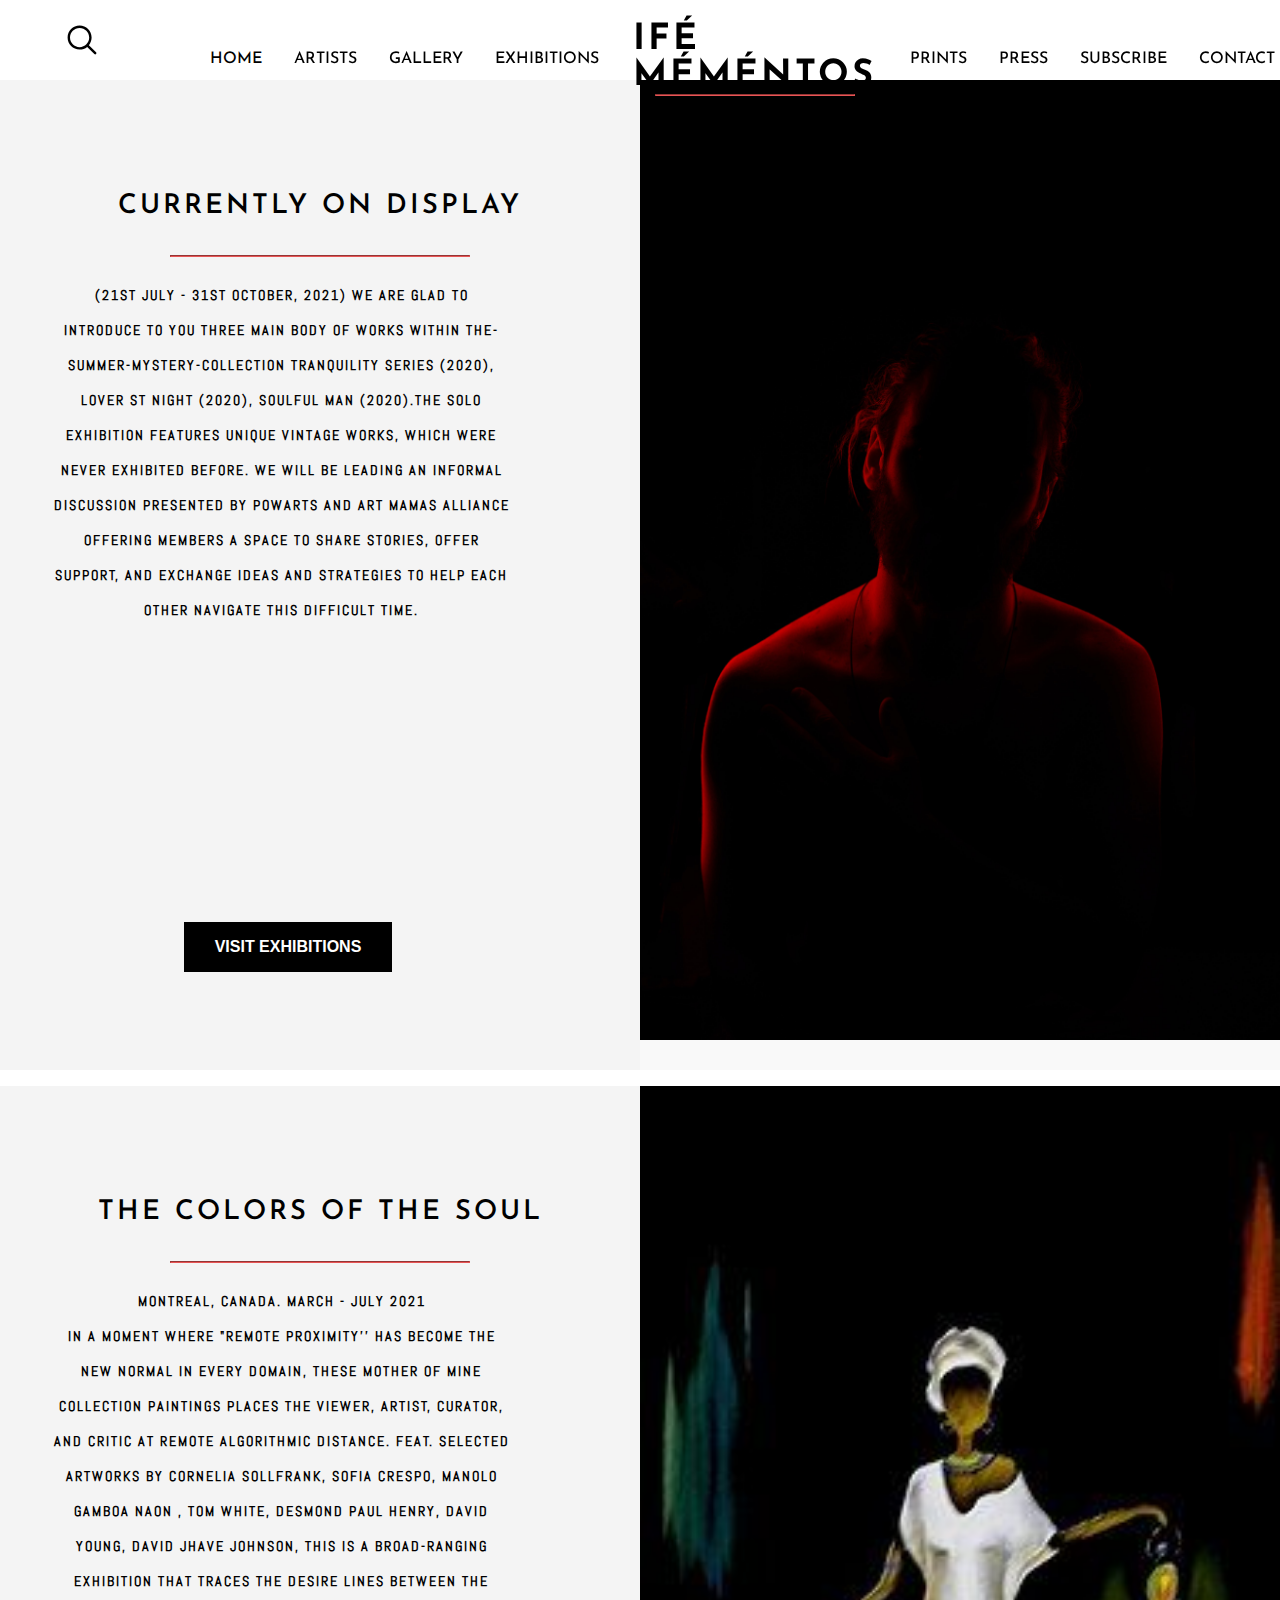
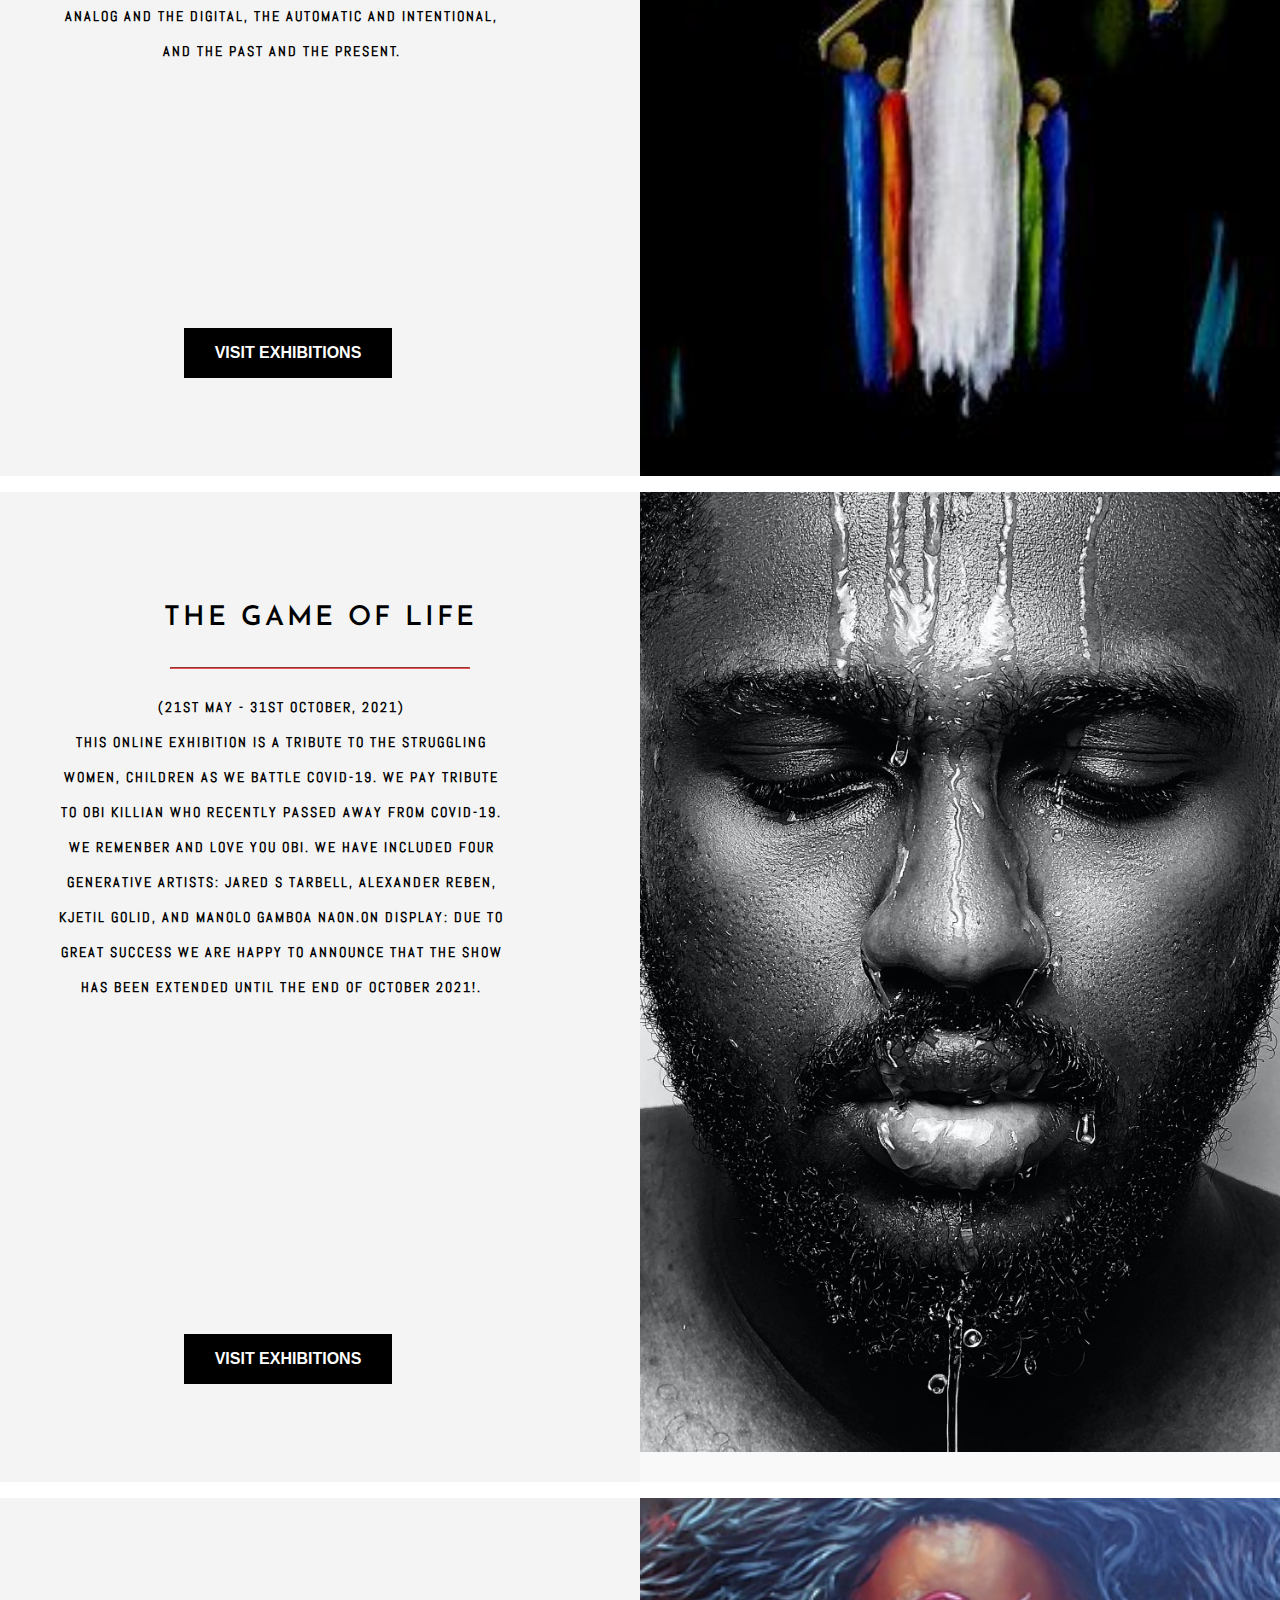
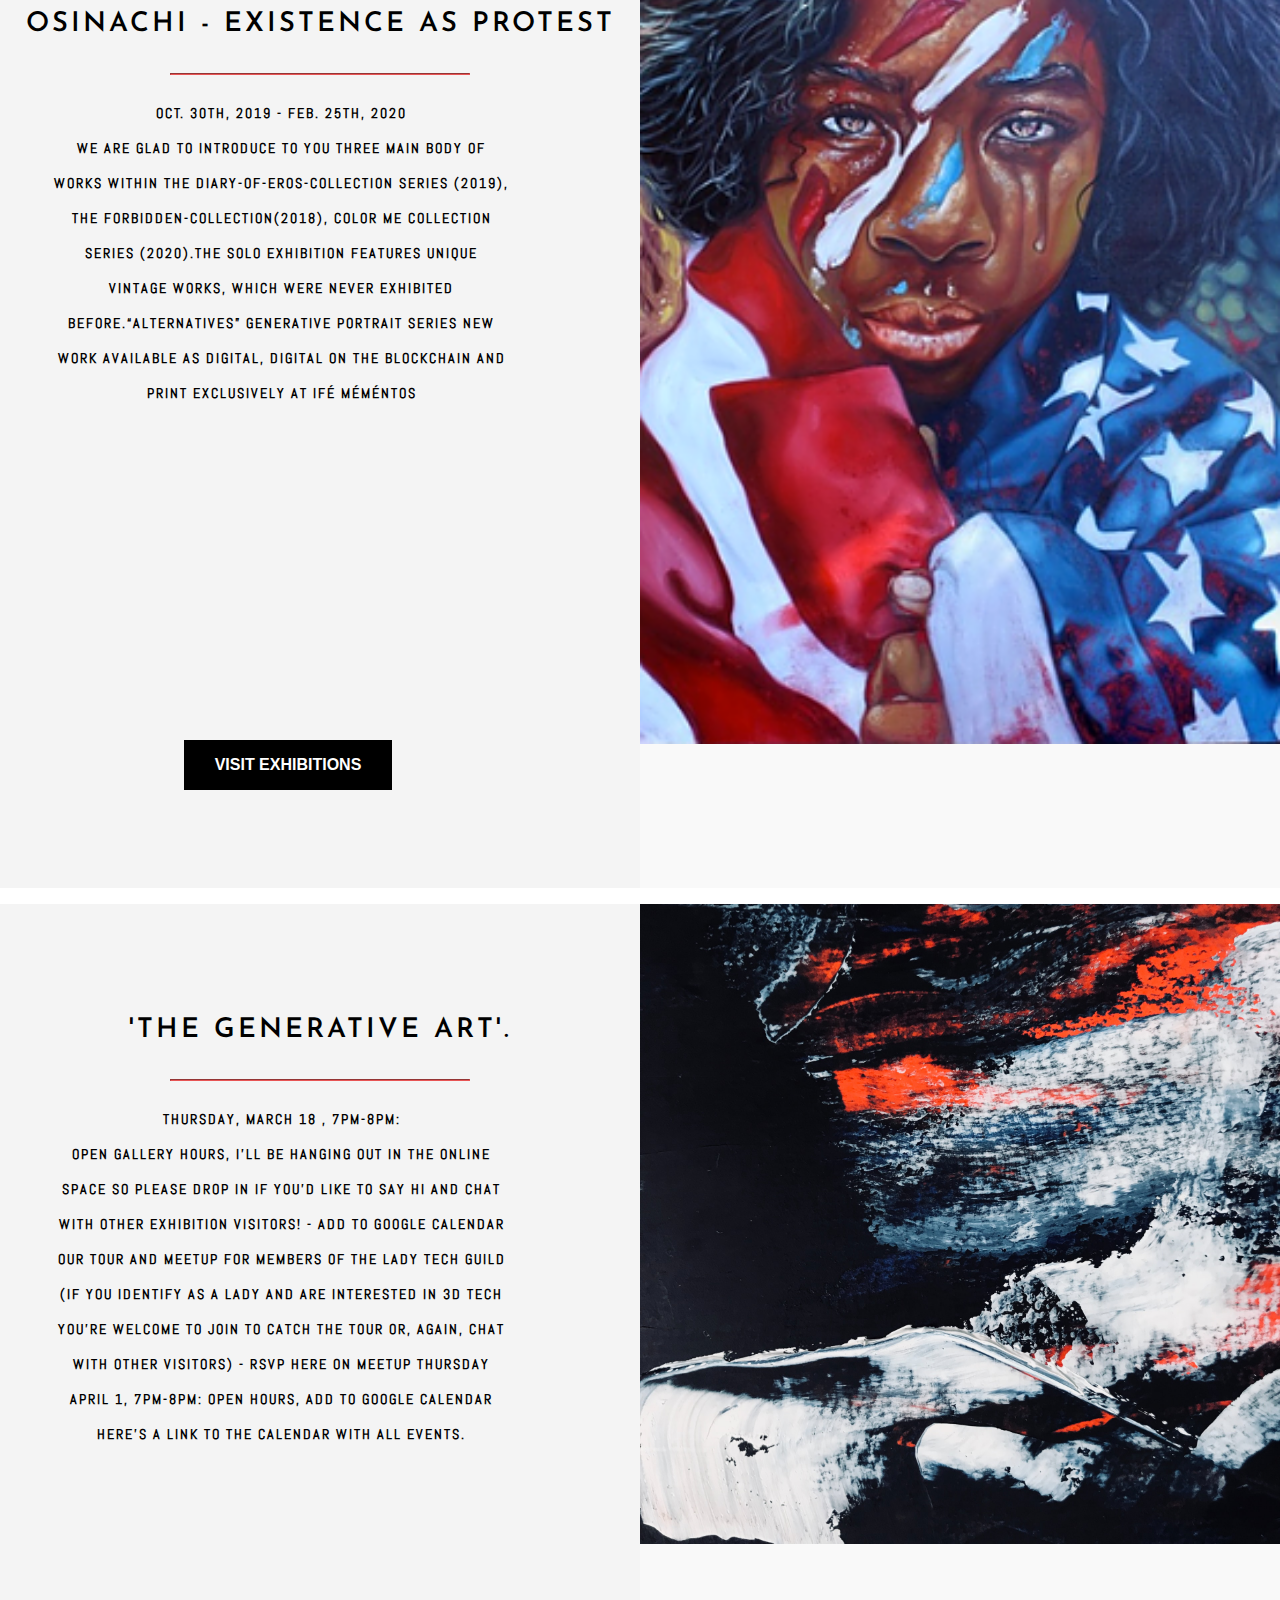
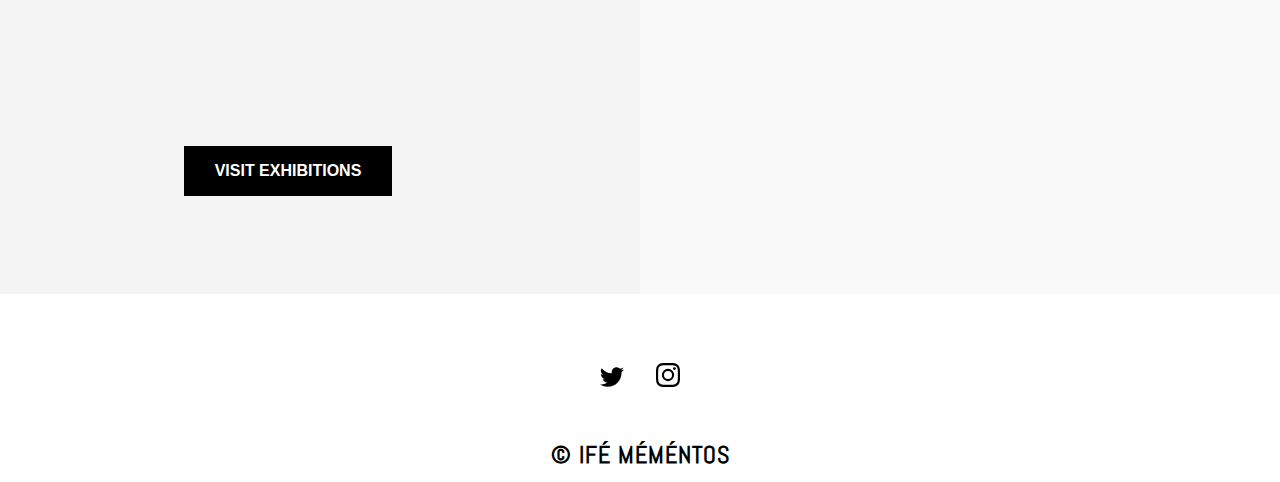
<file: exhibition.html>
<!DOCTYPE html>
<html lang="en">
  <head>
    <meta charset="UTF-8" />
    <meta http-equiv="X-UA-Compatible" content="IE=edge" />
    <meta name="viewport" content="width=device-width, initial-scale=1.0" />
    <title>IFÉ MÉMÉNTOS</title>
    <link
      rel="shortcut icon"
      href="images/favicon-icon.png"
      type="image/x-icon"
    />
    <link rel="stylesheet" href="https://cdnjs.cloudflare.com/ajax/libs/font-awesome/5.15.1/css/all.min.css" />
    <link rel="stylesheet" href="css/main.css">
    <link rel="stylesheet" href="css/exhibition.css">
  </head>
  <body>
    
      <section class="hero">
        <header class="header">
          <a href="search.html">
            <img src="images/icons8-search.svg" alt="search bar" class="search-bar"
          /></a>
          <a href="search.html">
            <img src="images/icons8-search - white.svg" alt="search bar" class="search-bar-white"
          /></a> 

          
            <div class="site-brand-name">
              <h1>IFÉ MÉMÉNTOS</h1>
              <hr>
            </div>
          
          <div class="hamburger" id="showmobile">
            <span class="burger-1"></span>
            <span class="burger-2"></span>
            <span class="burger-3"></span>
          </div>
          <nav class="nav-bar">
            <div class="navigation nav-black" id="nav">
              <div class="navigation nav-red">
                <div class="navigation nav-white" id=>
                  <div class="site-brand-name">
                    <h1>IFÉ MÉMÉNTOS</h1>
                    <hr>
                  </div>
                  
                    <ul class="nav-links">
                      <div class="close-navigation">
          
                      
                         <img src="images/icon-close.svg" alt="close menu" class="hamburger-close"id="exitnav">
                      </div>
          
                      <li><a href="index.html">HOME</a></li>
                      <li><a href="about.html">ARTISTS</a></li>
                      <li><a href="gallery.html">GALLERY</a></li>
                      <li><a href="">EXHIBITIONS</a></li>
                      <li><a href="index.html"><h1 class="desktop-site- brand-name">IFÉ MÉMÉNTOS</h1><hr></a></li>
                      <li><a href="print.html">PRINTS</a></li>
                      <li><a href="press.html">PRESS</a></li>
                      <li><a href="subscribe.html">SUBSCRIBE</a></li>
                      <li><a href="contact.html">CONTACT</a></li>
                     
                    </ul>
                  
              
            </div>
          </div>
        </div>
      </nav>
        </header>
        <main>

                      <section class="exhibition-column">
                        <div class="container-1">
                                <div class="split-1 right-1">
                                        <img src="images/summary mystery/lover at night.jpg" alt="the-summer-mystery-collection">
                                  </div>
                          <div class="split-1 left-1">
                               <h3 class="desktop-gallery-text-1">currently on display </h3>
                                <hr class="desktop-gallery-line-1">
                               <h4 class="desktop-gallery-subtext-1">(21st July - 31st October, 2021)</h4>
                              <h3 class="desktop-gallery-subtext-1">We are glad to introduce to you three main body of works within the-summer-mystery-collection tranquility series (2020), lover st night  (2020), soulful man (2020).The solo exhibition features unique vintage works, which were never exhibited before. we will be leading an informal discussion presented by POWarts and Art Mamas Alliance offering members a space to share stories, offer support, and exchange ideas and strategies to help each other navigate this difficult time.</h3>
                                <a href="gallery.html" class="btn-3
                                "> VISIT EXHIBITIONS</a>
                          </div>
                          
                
                        </div>
                      </section> 
                 
                      <section class="exhibition-column">
                        <div class="container-1">
                          <div class="split-1 left-1">
                               <h3 class="desktop-gallery-text-1">THE COLORS OF THE SOUL </h3>
                                <hr class="desktop-gallery-line-1">
                               <h4 class="desktop-gallery-subtext-1">( Montreal, Canada.March - July 2021.)</h4>
                              <h3 class="desktop-gallery-subtext-1"> In a moment where "remote proximity’’ has become the new normal in every domain, THESE MOTHER OF MINE COLLECTION Paintings places the viewer, artist, curator, and critic at remote algorithmic distance. Feat. selected artworks by Cornelia Sollfrank, Sofia Crespo, Manolo Gamboa Naon , Tom White, Desmond Paul Henry, David Young, David Jhave Johnson, this is a broad-ranging exhibition that traces the desire lines between the analog and the digital, the automatic and intentional, and the past and the present.</h3>
                                <a href="gallery.html" class="btn-3
                                "> VISIT EXHIBITIONS</a>
                          </div>
                          <div class="split-1 right-1">
                           <img src="images/mothers of mine/zara of zulu.jpeg" alt="these mother-of-mine-collection 'zara of zulu'">
                          </div>
                
                        </div>
                      </section> 
                      <section class="exhibition-column">
                        <div class="container-1">
                          <div class="split-1 left-1">
                               <h3 class="desktop-gallery-text-1">THE GAME OF LIFE</h3>
                                <hr class="desktop-gallery-line-1">
                               <h4 class="desktop-gallery-subtext-1">(21st may - 31st October, 2021)</h4>
                              <h3 class="desktop-gallery-subtext-1"> This online exhibition is a tribute to the STRUGGLing women, children as we battle COVID-19. we pay tribute to Obi Killian who recently passed away from COVID-19. we remenber and love you Obi. we have included four generative artists: Jared S Tarbell, Alexander Reben, Kjetil Golid, and Manolo Gamboa Naon.ON DISPLAY:
                                
                                Due to great success we are happy to announce that the show has been extended until the end of October 2021!.</h3>
                                <a href="gallery.html" class="btn-3
                                "> VISIT EXHIBITIONS</a>
                          </div>
                          <div class="split-1 right-1">
                           <img src="images/tranquility.jpg" alt="-summer-mystery-collection">
                          </div>
                
                        </div>
                      </section> 
                      <section class="exhibition-column">
                        <div class="container-1">
                          <div class="split-1 left-1">
                               <h3 class="desktop-gallery-text-1">Osinachi - Existence as Protest</h3>
                                <hr class="desktop-gallery-line-1">
                               <h4 class="desktop-gallery-subtext-1">OCT. 30TH, 2019 - FEB. 25TH, 2020</h4>
                              <h3 class="desktop-gallery-subtext-1"> We are glad to introduce to you three main body of works within the diary-of-eros-collection series (2019), the forbidden-collection(2018), color me collection series (2020).The solo exhibition features unique vintage works, which were never exhibited before.“Alternatives” Generative Portrait Series
                                New work available as digital, digital on the blockchain and print 
                                Exclusively at IFÉ MÉMÉNTOS
                                </h3>
                                <a href="gallery.html" class="btn-3"> VISIT EXHIBITIONS</a>
                          </div>
                          <div class="split-1 right-1">
                           <img src="images/color me/color me please.png" alt="">
                          </div>
                
                        </div>
                      </section> 
                      <section class="exhibition-column">
                        <div class="container-1">
                          <div class="split-1 left-1">
                               <h3 class="desktop-gallery-text-1">'THE GENERATIVE ART'.</h3>
                                <hr class="desktop-gallery-line-1">
                               <h4 class="desktop-gallery-subtext-1">(Thursday, March 25th, 7pm-8pm:)</h4>
                              <h3 class="desktop-gallery-subtext-1"> Thursday, March 18 , 7pm-8pm: Open gallery hours, I'll be hanging out in the online space so please drop in if you'd like to say hi and chat with other exhibition visitors! - add to Google Calendar 
                                Our Tour and meetup for members of the Lady Tech Guild (if you identify as a lady and are interested in 3D tech you're welcome to join to catch the tour or, again, chat with other visitors) - RSVP here on Meetup Thursday April 1, 7pm-8pm: Open hours, add to Google Calendar
                                
                                Thursday, April 8th, 7pm-8pm: Livestream Butoh performance with Sindy Butz and Azumi Oe - add to Google Calendar
                                
                                Thursday April 15th, 7pm-8pm: Artist talk in Mozilla Hubs and closing event - add to Google Calendar
                                
                                Here's a link to the calendar with all events.
                                
                                </h3>
                                <a href="gallery.html" class="btn-3"> VISIT EXHIBITIONS</a>
                          </div>
                          <div class="split-1 right-1">
                           <img src="images/disturbed.jpg" alt="">
                          </div>
                
                        </div>
                      </section> 

<!-- this is the desktop version -->
                      <section class="desktop-gallery1">
                        <div class="container1">
                          <div class="split1 left1">
                               <h3 class="desktop-gallery-text1">currently on display </h3>
                                <hr class="desktop-gallery-line1">
                              <h3 class="desktop-gallery-subtext1">(21st July - 31st October, 2021) 
                We are glad to introduce to you three main body of works within the-summer-mystery-collection tranquility series (2020), lover st night  (2020), soulful man (2020).The solo exhibition features unique vintage works, which were never exhibited before. we will be leading an informal discussion presented by POWarts and Art Mamas Alliance offering members a space to share stories, offer support, and exchange ideas and strategies to help each other navigate this difficult time.</h3>
                                <a href="gallery.html" class="btn3
                                "> VISIT EXHIBITIONS</a>
                          </div>
                          <div class="split1 right1">
                           <img src="images/summary mystery/lover at night.jpg" alt="the-summer-mystery-collection">
                          </div>
                
                        </div>
                      </section> 
                 
                      <section class="desktop-gallery1">
                        <div class="container2">
                                <div class="split2 right2">
                                        <img src="images/mothers of mine/zara of zulu.jpeg" alt="these mother-of-mine-collection 'zara of zulu'">
                                  </div>
                          <div class="split2 left2">
                               <h3 class="desktop-gallery-text1">THE COLORS OF THE SOUL </h3>
                                <hr class="desktop-gallery-line1">
                               
                              <h3 class="desktop-gallery-subtext1">
                                Montreal, Canada. March - July 2021 
                                <br>
                                In a moment where 
                                "remote proximity’’ has become the new normal in every domain, THESE MOTHER OF MINE COLLECTION Paintings places the viewer, artist, curator, and critic at remote algorithmic distance. Feat. selected artworks by Cornelia Sollfrank, Sofia Crespo, Manolo Gamboa Naon , Tom White, Desmond Paul Henry, David Young, David Jhave Johnson, this is a broad-ranging exhibition that traces the desire lines between the analog and the digital, the automatic and intentional, and the past and the present.</h3>
                                <a href="gallery.html" class="btn3
                                "> VISIT EXHIBITIONS</a>
                          </div>
                         
                
                        </div>
                      </section> 
                      <section class="desktop-gallery1">
                        <div class="container3">
                          <div class="split3 left3">
                               <h3 class="desktop-gallery-text1">THE GAME OF LIFE</h3>
                                <hr class="desktop-gallery-line1">
                               
                              <h3 class="desktop-gallery-subtext1">
                                (21st may - 31st October, 2021) <br>
                                       This online exhibition is a tribute to the STRUGGLing women, 
                                      children as we battle COVID-19. we pay tribute to Obi Killian who recently passed away from COVID-19. we remenber and love you Obi. we have included four generative artists: Jared S Tarbell, Alexander Reben, Kjetil Golid, and Manolo Gamboa Naon.ON DISPLAY:
                                Due to great success we are happy to announce that the show has been extended until the end of October 2021!.</h3>
                                <a href="gallery.html" class="btn3
                                "> VISIT EXHIBITIONS</a>
                          </div>
                          <div class="split3 right3">
                                <img src="images/tranquility.jpg" alt="-summer-mystery-collection 'tranquility'">
                               </div>
                
                        </div>
                      </section> 
                      <section class="desktop-gallery1">
                        <div class="container4">
                          <div class="split4 left4">
                               <h3 class="desktop-gallery-text1">Osinachi - Existence as Protest</h3>
                                <hr class="desktop-gallery-line1">
                               
                              <h3 class="desktop-gallery-subtext1">OCT. 30TH, 2019 - FEB. 25TH, 2020 <br> We are glad to introduce to you three main body of works within the diary-of-eros-collection series (2019), the forbidden-collection(2018), color me collection series (2020).The solo exhibition features unique vintage works, which were never exhibited before.“Alternatives” Generative Portrait Series
                                New work available as digital, digital on the blockchain and print 
                                Exclusively at IFÉ MÉMÉNTOS
                                </h3>
                                <a href="gallery.html" class="btn3"> VISIT EXHIBITIONS</a>
                          </div>
                          <div class="split4 right4">
                           <img src="images/color me/color me please.png" alt="color-me-collection 'color me please'">
                          </div>
                
                        </div>
                      </section> 
                      <section class="desktop-gallery1">
                        <div class="container5">
                          <div class="split5 left5">
                               <h3 class="desktop-gallery-text1">'THE GENERATIVE ART'.</h3>
                                <hr class="desktop-gallery-line1">
                               
                              <h3 class="desktop-gallery-subtext1"> Thursday, March 18 , 7pm-8pm: <br> Open gallery hours, I'll be hanging out in the online space so please drop in if you'd like to say hi and chat with other exhibition visitors! - add to Google Calendar 
                                Our Tour and meetup for members of the Lady Tech Guild (if you identify as a lady and are interested in 3D tech you're welcome to join to catch the tour or, again, chat with other visitors) - RSVP here on Meetup Thursday April 1, 7pm-8pm: Open hours, add to Google Calendar
                                
                                Here's a link to the calendar with all events.
                                
                                </h3>
                                <a href="gallery.html" class="btn3"> VISIT EXHIBITIONS</a>
                          </div>
                          <div class="split5 right5">
                           <img src="images/Diary of eros/disturbed.jpg" alt="the diary of eros 'disturbed'">
                          </div>
                
                        </div>
                      </section> 

        </main>
       
        <footer>
                <div class="social-icon box">
                  <ul>
                    <li><a href="#"><img src="images/icon-twitter.svg" alt="icon-instagram icon" class="icons"></a></li>
                    <li><a href="#"><img src="images/icon-instagram.svg" class="icons" alt="icon-twitter"></a></li> 
                    
                  </ul>
                  </div>
                 </div>
               <div class="author-tag">
              <h4><span>&copy;</span> IFÉ MÉMÉNTOS</h4>
              
               </div>
               <div class="author">
              </footer>
              
               <script src="js/sticky.js"></script> 
              <script src="js/navigation.js"></script>
               <script src="js/script.js"></script>
               <script src="js/exhibition.js"></script>
            </body>
          </html>
</file>
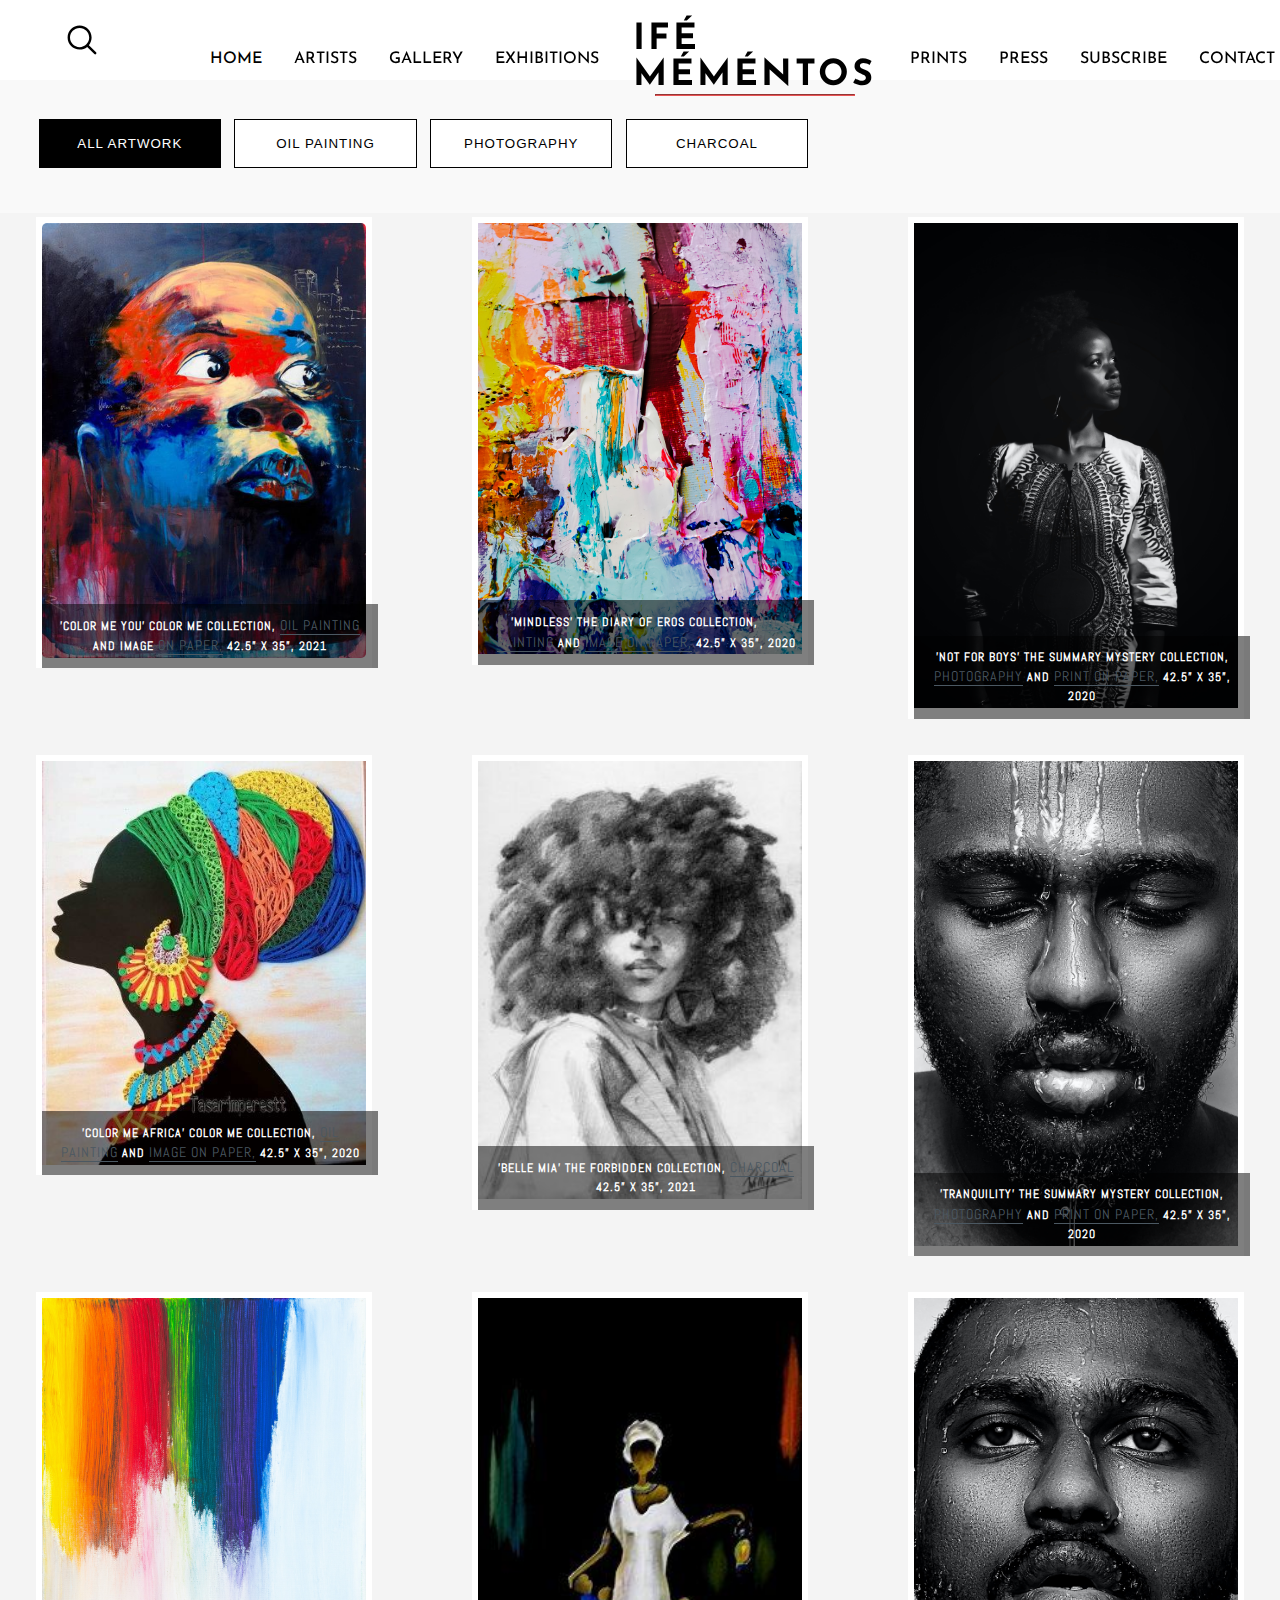
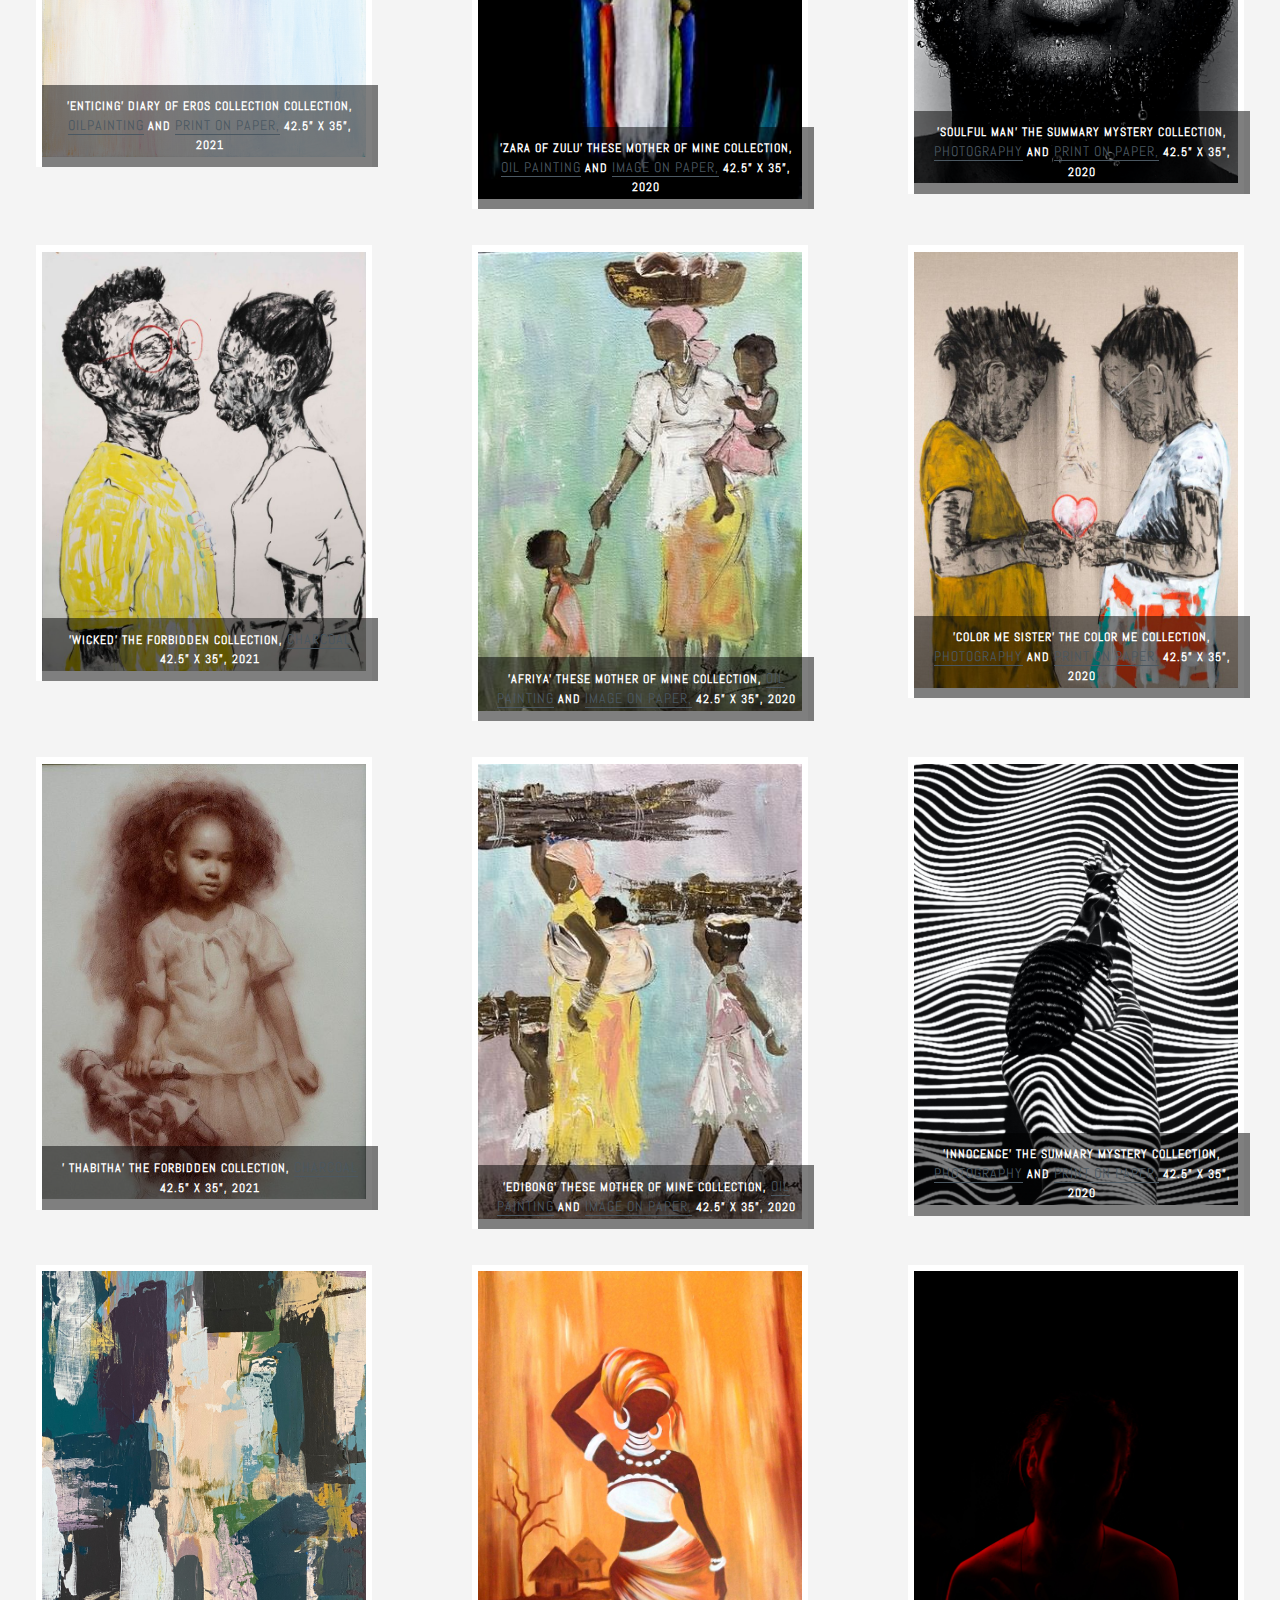
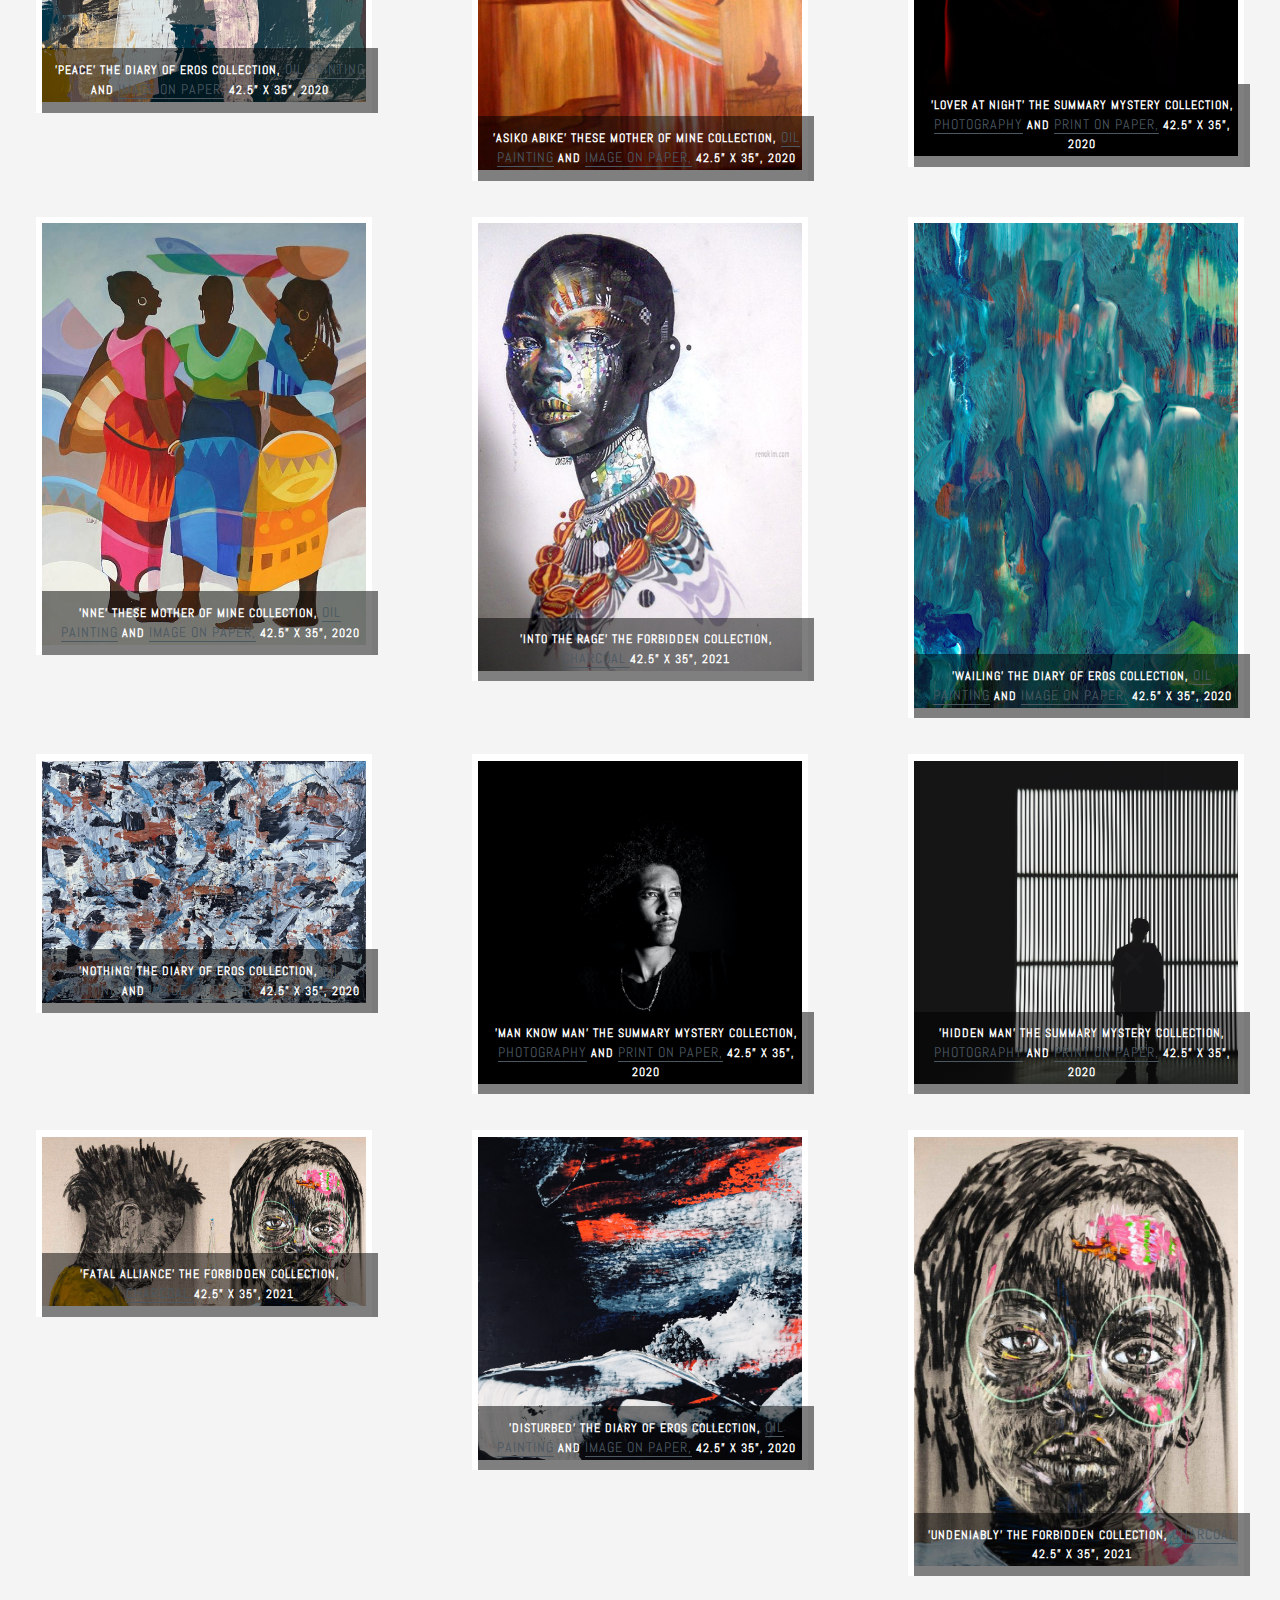
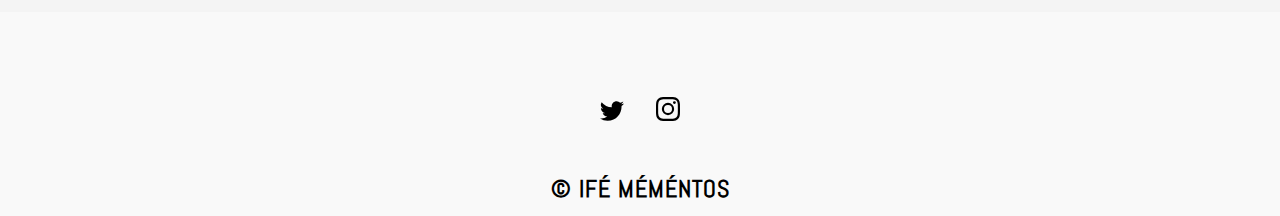
<file: gallery.html>
<!DOCTYPE html>
<html lang="en">
  <head>
    <meta charset="UTF-8" />
    <meta http-equiv="X-UA-Compatible" content="IE=edge" />
    <meta name="viewport" content="width=device-width, initial-scale=1.0" />
    <title>IFÉ MÉMÉNTOS</title>
    <link
      rel="shortcut icon"
      href="images/favicon-icon.png"
      type="image/x-icon"
    />
    <link rel="stylesheet" href="https://cdnjs.cloudflare.com/ajax/libs/font-awesome/5.15.1/css/all.min.css" />
    <link rel="stylesheet" href="css/main.css">
    <link rel="stylesheet" href="css/gallery.css">
    
  </head>
  <body>
    
      <section class="hero">
        <header class="header">
          <a href="search.html">
            <img src="images/icons8-search.svg" alt="search bar" class="search-bar"
          /></a>
          <a href="search.html">
            <img src="images/icons8-search - white.svg" alt="search bar" class="search-bar-white"
          /></a> 

          
            <div class="site-brand-name">
              <h1>IFÉ MÉMÉNTOS</h1>
              <hr>
            </div>
          
          <div class="hamburger" id="showmobile">
            <span class="burger-1"></span>
            <span class="burger-2"></span>
            <span class="burger-3"></span>
          </div>
          <nav class="nav-bar">
            <div class="navigation nav-black" id="nav">
              <div class="navigation nav-red">
                <div class="navigation nav-white" id=>
                  <div class="site-brand-name">
                    <h1>IFÉ MÉMÉNTOS</h1>
                    <hr>
                  </div>
                  
                    <ul class="nav-links">
                      <div class="close-navigation">
          
                      
                         <img src="images/icon-close.svg" alt="close menu" class="hamburger-close"id="exitnav">
                      </div>
          
                      <li><a href="index.html">HOME</a></li>
                      <li><a href="about.html">ARTISTS</a></li>
                      <li><a href="gallery.html">GALLERY</a></li>
                      <li><a href="exhibition.html">EXHIBITIONS</a></li>
                      <li><a href="index.html"><h1 class="desktop-site- brand-name">IFÉ MÉMÉNTOS</h1><hr></a></li>
                      <li><a href="/print.html">PRINTS</a></li>
                      <li><a href="press.html">PRESS</a></li>
                      <li><a href="subscribe.html">SUBSCRIBE</a></li>
                      <li><a href="contact.html">CONTACT</a></li>
                     
                    </ul>
                  
              
            </div>
          </div>
        </div>
      </nav>
        </header>
        <main>
        
                <div id="myBtnContainer" class="filter-btn-container">
                        <button class="btn active" onclick="filterSelection('all')"> ALL ARTWORK </button>
                        <button class="btn" onclick="filterSelection('nature')"> OIL PAINTING</button>
                        <button class="btn" onclick="filterSelection('cars')"> PHOTOGRAPHY</button>
                        <button class="btn" onclick="filterSelection('people')"> CHARCOAL</button>
                        
                      </div>

                      
                      <!-- Portfolio Gallery Grid -->
                      <div class="row">
                        <div class="column nature">
                          <div class="content">

                                <img src="images/color me/color me you.jpeg" alt="'color me you' color me collection" class="imgs" id="myImg">
                                <!-- Trigger the Modal -->
                                <!-- The Modal -->
<div id="myModal" class="modal">
  <!-- The Close Button -->
  <span class="close">&times;</span>
  <!-- Modal Content (The Image) -->
  <img class="modal-content" id="img01">
  <!-- Modal Caption (Image Text) -->
  <div id="caption"></div>
</div>
                             <h3 class="gallery-info-text">'color me you' color me collection, <span class="medium">oil painting </span>
                                        AND image <span class="medium">ON PAPER,</span>
                                         42.5” X 35”, 2021</h3>
                          </div>
                        </div>
                        <div class="column nature">
                          <div class="content">
                                <img src="images/Diary of eros/mindless.jpg" alt="'mindless' the diary of eros collection, "  class="imgs" id="myImg2"/>
                                <!-- The Modal -->
<div id="myModal" class="modal">
        <!-- The Close Button -->
        <span class="close">&times;</span>
        <!-- Modal Content (The Image) -->
        <img class="modal-content" id="img01">
        <!-- Modal Caption (Image Text) -->
        <div id="caption"></div>
      </div>
                                <h3 class="gallery-info-text">'mindless' the diary of eros collection, <span class="medium">oil painting</span>
                                        AND <span class="medium">image ON PAPER,</span>
                                        42.5” X 35”, 2020</h3>
                          </div>
                        </div>
                        <div class="column cars">
                                <div class="content">
                                      <img src="images/summary mystery/not for boys.jpg" alt="'not for boys' the summary mystery collection "  class="imgs" id="myImg3"/>
                                      <!-- The Modal -->
      <div id="myModal" class="modal">
              <!-- The Close Button -->
              <span class="close">&times;</span>
              <!-- Modal Content (The Image) -->
              <img class="modal-content" id="img03">
              <!-- Modal Caption (Image Text) -->
              <div id="caption"></div>
            </div>
            <h3 class="gallery-info-text">'not for boys' the summary mystery collection, <span class="medium">photography</span>
                AND <span class="medium">print ON PAPER,</span>
                42.5” X 35”, 2020</h3>
                                </div>
                              </div>

                        <div class="column nature">
                                <div class="content">
                                      <img src="images/color me/color me africa.jpeg" alt="'color me africa' color me collection "  class="imgs" id="myImg4"/>
                                      <!-- The Modal -->
      <div id="myModal" class="modal">
              <!-- The Close Button -->
              <span class="close">&times;</span>
              <!-- Modal Content (The Image) -->
              <img class="modal-content" id="img01">
              <!-- Modal Caption (Image Text) -->
              <div id="caption"></div>
            </div>
                                      <h3 class="gallery-info-text">'color me africa' color me collection, <span class="medium">oil painting</span>
                                              AND <span class="medium">image ON PAPER,</span>
                                              42.5” X 35”, 2020</h3>
                                </div>
                              </div>
                              <div class="column people">
                                <div class="content">
                                      <img src="images/forbidden/belle mia.jpeg" alt="'belle mia' the forbidden collection, " class="imgs" id="myImg5">
                                      <div id="myModal" class="modal">
                       <!-- The Close Button -->
                      <span class="close">&times;</span>
                      <!-- Modal Content (The Image) -->
                      <img class="modal-content" id="img01">
                      <!-- Modal Caption (Image Text) -->
              <div id="caption"></div>
                                            </div>
                                      <h3 class="gallery-info-text">'belle mia' the forbidden collection, <span class="medium">CHARCOAL </span>
                                              42.5” X 35”, 2021</h3>
                                </div>
                              </div>

                              <div class="column cars">
                          <div class="content">
                                <img src="images/summary mystery/tranquility.jpg" alt="'tranquility' the summary mystery collection" class="imgs" id="myImg6"
                                />
                                <div id="myModal" class="modal">
        <!-- The Close Button -->
        <span class="close">&times;</span>
  <!-- Modal Content (The Image) -->
<img class="modal-content" id="img01">
                <!-- Modal Caption (Image Text) -->
                <div id="caption"></div>
                </div>
                            <h3 class="gallery-info-text">'tranquility' the summary mystery collection, <span class="medium">photography</span>
                                AND <span class="medium">print ON PAPER,</span>
                                42.5” X 35”, 2020</h3>
                          </div>
                        </div>
                        <div class="column nature">
                                <div class="content">
                                      <img src="images/Diary of eros/enticing.jpg" alt="'enticing' diary of eros collection " class="imgs"
                                      id="myImg7"/>
                                      <div id="myModal" class="modal">
                                        <!-- The Close Button -->
                                        <span class="close">&times;</span>
                                  <!-- Modal Content (The Image) -->
                                <img class="modal-content" id="img01">
                                                <!-- Modal Caption (Image Text) -->
                                                <div id="caption"></div>
                                                </div>
                                      <h3 class="gallery-info-text">'enticing' diary of eros collection collection, <span class="medium">oilpainting</span>
                                              AND <span class="medium">print ON PAPER,</span>
                                              42.5” X 35”, 2021</h3>
                                </div>
                              </div>
      
                              <div class="column nature">
                                <div class="content">
                                      <img src="images/mothers of mine/zara of zulu.jpeg" alt="'zara of zulu' these mother of mine collection, "  class="imgs" id="myImg8"/>
                                      <!-- The Modal -->
      <div id="myModal" class="modal">
              <!-- The Close Button -->
              <span class="close">&times;</span>
              <!-- Modal Content (The Image) -->
              <img class="modal-content" id="img01">
              <!-- Modal Caption (Image Text) -->
              <div id="caption"></div>
            </div>
                                      <h3 class="gallery-info-text">'zara of zulu' these mother of mine collection, <span class="medium">oil painting</span>
                                              AND <span class="medium">image ON PAPER,</span>
                                              42.5” X 35”, 2020</h3>
                                </div>
                              </div>
                             
                        
                        
                        <div class="column cars">
                                <div class="content">
                                      <img src="images/summary mystery/soulful man.jpg" alt="'soulful man' the summary mystery collection" class="imgs"
                                     id="myImg9" />
                                      <div id="myModal" class="modal">
                                        <!-- The Close Button -->
                                        <span class="close">&times;</span>
                                  <!-- Modal Content (The Image) -->
                                <img class="modal-content" id="img01">
                 <!-- Modal Caption (Image Text) -->
                <div id="caption"></div>
                                                </div>
                                  <h3 class="gallery-info-text">'soulful man' the summary mystery collection, <span class="medium">photography</span>
                                      AND <span class="medium">print ON PAPER,</span>
                                      42.5” X 35”, 2020</h3>
                                </div>
                              </div>
                              <div class="column people">
                                <div class="content">
                                      <img src="images/forbidden/wicked.jpeg" alt="'wicked' the forbidden collection, " class="imgs" id="myImg10">
                                      <div id="myModal" class="modal">
                       <!-- The Close Button -->
                      <span class="close">&times;</span>
                      <!-- Modal Content (The Image) -->
                      <img class="modal-content" id="img01">
                      <!-- Modal Caption (Image Text) -->
              <div id="caption"></div>
                                            </div>
                                      <h3 class="gallery-info-text">'wicked' the forbidden collection, <span class="medium">CHARCOAL </span>
                                              42.5” X 35”, 2021</h3>
                                </div>
                              </div>

                              
                              <div class="column nature">
                                <div class="content">
                                      <img src="images/mothers of mine/Afriya.jpeg" alt="'Afriya' these mother of mine collection, "  class="imgs" id="myImg11"/>
                                      <!-- The Modal -->
      <div id="myModal" class="modal">
              <!-- The Close Button -->
              <span class="close">&times;</span>
              <!-- Modal Content (The Image) -->
              <img class="modal-content" id="img01">
              <!-- Modal Caption (Image Text) -->
              <div id="caption"></div>
            </div>
                                      <h3 class="gallery-info-text">'Afriya' these mother of mine collection, <span class="medium">oil painting</span>
                                              AND <span class="medium">image ON PAPER,</span>
                                              42.5” X 35”, 2020</h3>
                                </div>
                              </div>
      
                      
                        <div class="column people">
                          <div class="content">
                                <img src="images/color me/color me sister.jpeg" alt="'color me sister' the color me collection  " class="imgs" id="myImg12"
                                />
                                <div id="myModal" class="modal">
                                        <!-- The Close Button -->
                                        <span class="close">&times;</span>
                                        <!-- Modal Content (The Image) -->
                                        <img class="modal-content" id="img01">
                                        <!-- Modal Caption (Image Text) -->
                                        <div id="caption"></div>
                                      </div>
                            <h3 class="gallery-info-text">'color me sister' the color me collection, <span class="medium">photography</span>
                                AND <span class="medium">print ON PAPER,</span>
                                42.5” X 35”, 2020</h3>
                          </div>
                        </div>
                        <div class="column people">
                                <div class="content">
                                      <img src="images/forbidden/thabitha.jpeg" alt="' thabitha' the forbidden collection" class="imgs" id="myImg13">
                                      <div id="myModal" class="modal">
                                        <!-- The Close Button -->
                                        <span class="close">&times;</span>
                                        <!-- Modal Content (The Image) -->
                                        <img class="modal-content" id="img01">
                                        <!-- Modal Caption (Image Text) -->
                                        <div id="caption"></div>
                                      </div>                                 <h3 class="gallery-info-text">' thabitha' the forbidden collection, <span class="medium">CHARCOAL </span>
                                              42.5” X 35”, 2021</h3>
                                </div>
                              </div>

                        <div class="column nature">
                                <div class="content">
                                      <img src="images/mothers of mine/edibong.jpeg" alt="'edibong' these mother of mine collection, "  class="imgs" id="myImg14"/>
                                      <!-- The Modal -->
      <div id="myModal" class="modal">
              <!-- The Close Button -->
              <span class="close">&times;</span>
              <!-- Modal Content (The Image) -->
              <img class="modal-content" id="img01">
              <!-- Modal Caption (Image Text) -->
              <div id="caption"></div>
            </div>
                                      <h3 class="gallery-info-text">'edibong' these mother of mine collection, <span class="medium">oil painting</span>
                                              AND <span class="medium">image ON PAPER,</span>
                                              42.5” X 35”, 2020</h3>
                                </div>
                              </div>
                              
<div class="column cars">
                                <div class="content">
                                      <img src="images/summary mystery/innocence.jpg" alt="'innocence' the summary mystery collection "  class="imgs" id="myImg15"/>
                                      <!-- The Modal -->
      <div id="myModal" class="modal">
              <!-- The Close Button -->
              <span class="close">&times;</span>
              <!-- Modal Content (The Image) -->
              <img class="modal-content" id="img01">
              <!-- Modal Caption (Image Text) -->
              <div id="caption"></div>
            </div>
            <h3 class="gallery-info-text">'innocence' the summary mystery collection, <span class="medium">photography</span>
                AND <span class="medium">print ON PAPER,</span>
                42.5” X 35”, 2020</h3>
                                </div>
                              </div>
                              <div class="column nature">
                                <div class="content">
                                      <img src="images/Diary of eros/peace.jpg" alt="'peace' the diary of eros collection, "  class="imgs" id="myImg16"/>
                                      <!-- The Modal -->
      <div id="myModal" class="modal">
              <!-- The Close Button -->
              <span class="close">&times;</span>
              <!-- Modal Content (The Image) -->
              <img class="modal-content" id="img01">
              <!-- Modal Caption (Image Text) -->
              <div id="caption"></div>
            </div>
                                      <h3 class="gallery-info-text">'peace' the diary of eros collection, <span class="medium">oil painting</span>
                                              AND <span class="medium">image ON PAPER,</span>
                                              42.5” X 35”, 2020</h3>
                                </div>
                              </div>
                        
                              <div class="column nature">
                                <div class="content">
                                      <img src="images/mothers of mine/Asiko Abike.jpeg" alt="'Asiko Abike' these mother of mine collection, "  class="imgs" id="myImg17"/>
                                      <!-- The Modal -->
      <div id="myModal" class="modal">
              <!-- The Close Button -->
              <span class="close">&times;</span>
              <!-- Modal Content (The Image) -->
              <img class="modal-content" id="img01">
              <!-- Modal Caption (Image Text) -->
              <div id="caption"></div>
            </div>
                                      <h3 class="gallery-info-text">'Asiko Abike' these mother of mine collection, <span class="medium">oil painting</span>
                                              AND <span class="medium">image ON PAPER,</span>
                                              42.5” X 35”, 2020</h3>
                                </div>
                              </div>
                              
      
                             
      
      
                        <div class="column cars">
                                <div class="content">
                                      <img src="/images/summary mystery/lover at night.jpg" alt="lover at night' the summary mystery collection " class="imgs"
                                     id="myImg18" />
                                     <div id="myModal" class="modal">
                                        <!-- The Close Button -->
                                        <span class="close">&times;</span>
                                        <!-- Modal Content (The Image) -->
                                        <img class="modal-content" id="img01">
                                        <!-- Modal Caption (Image Text) -->
                                        <div id="caption"></div>
                                      </div>
                                  <h3 class="gallery-info-text">'lover at night' the summary mystery collection, <span class="medium">photography</span>
                                      AND <span class="medium">print ON PAPER,</span>
                                      42.5” X 35”, 2020</h3>
                                </div>
                              </div>

                              <div class="column nature">
                                <div class="content">
                                      <img src="images/mothers of mine/Nne.jpeg" alt="'Nne' these mother of mine collection, "  class="imgs" id="myImg18"/>
                                      <!-- The Modal -->
      <div id="myModal" class="modal">
              <!-- The Close Button -->
              <span class="close">&times;</span>
              <!-- Modal Content (The Image) -->
              <img class="modal-content" id="img01">
              <!-- Modal Caption (Image Text) -->
              <div id="caption"></div>
            </div>
                                      <h3 class="gallery-info-text">'Nne' these mother of mine collection, <span class="medium">oil painting</span>
                                              AND <span class="medium">image ON PAPER,</span>
                                              42.5” X 35”, 2020</h3>
                                </div>
                              </div>
                              <div class="column people">
                                <div class="content">
                                      <img src="images/forbidden/into the rage.jpeg" alt="" class="imgs" id="myImg19">
                                      <div id="myModal" class="modal">
                       <!-- The Close Button -->
                      <span class="close">&times;</span>
                      <!-- Modal Content (The Image) -->
                      <img class="modal-content" id="img01">
                      <!-- Modal Caption (Image Text) -->
              <div id="caption"></div>
                                            </div>
                                      <h3 class="gallery-info-text">'into the rage' the forbidden collection, <span class="medium">CHARCOAL </span>
                                              42.5” X 35”, 2021</h3>
                                </div>
                              </div>
                             



                              <div class="column nature">
                                <div class="content">
                                      <img src="images/Diary of eros/wailing.jpg" alt="'wailing' the diary of eros collection, "  class="imgs" id="myImg20"/>
                                      <!-- The Modal -->
      <div id="myModal" class="modal">
              <!-- The Close Button -->
              <span class="close">&times;</span>
              <!-- Modal Content (The Image) -->
              <img class="modal-content" id="img01">
              <!-- Modal Caption (Image Text) -->
              <div id="caption"></div>
            </div>
                                      <h3 class="gallery-info-text">'wailing' the diary of eros collection, <span class="medium">oil painting</span>
                                              AND <span class="medium">image ON PAPER,</span>
                                              42.5” X 35”, 2020</h3>
                                </div>
                              </div>
                              
                        
                              <div class="column nature">
                                <div class="content">
                                      <img src="images/Diary of eros/nothing.jpg" alt="'nothing' the diary of eros collection "  class="imgs" id="myImg21"/>
                                      <!-- The Modal -->
      <div id="myModal" class="modal">
              <!-- The Close Button -->
              <span class="close">&times;</span>
              <!-- Modal Content (The Image) -->
              <img class="modal-content" id="img01">
              <!-- Modal Caption (Image Text) -->
              <div id="caption"></div>
            </div>
                                      <h3 class="gallery-info-text">'nothing' the diary of eros collection, <span class="medium">oil painting</span>
                                              AND <span class="medium">image ON PAPER,</span>
                                              42.5” X 35”, 2020</h3>
                                </div>
                              </div>
                             
                              <div class="column cars">
                                <div class="content">
                                      <img src="images/summary mystery/man know man.jpg" alt="'man know man' the summary mystery collection "  class="imgs" id="myImg22"/>
                                      <!-- The Modal -->
      <div id="myModal" class="modal">
              <!-- The Close Button -->
              <span class="close">&times;</span>
              <!-- Modal Content (The Image) -->
              <img class="modal-content" id="img01">
              <!-- Modal Caption (Image Text) -->
              <div id="caption"></div>
            </div>
            <h3 class="gallery-info-text">'man know man' the summary mystery collection, <span class="medium">photography</span>
                AND <span class="medium">print ON PAPER,</span>
                42.5” X 35”, 2020</h3>
                                </div>
                              </div>
      
                              <div class="column cars">
                                <div class="content">
                                      <img src="images/summary mystery/hidden man.jpg" alt="'hidden man' the summary mystery collection "  class="imgs" id="myImg23"/>
                                      <!-- The Modal -->
      <div id="myModal" class="modal">
              <!-- The Close Button -->
              <span class="close">&times;</span>
              <!-- Modal Content (The Image) -->
              <img class="modal-content" id="img01">
              <!-- Modal Caption (Image Text) -->
              <div id="caption"></div>
            </div>
            <h3 class="gallery-info-text">'hidden man' the summary mystery collection, <span class="medium">photography</span>
                AND <span class="medium">print ON PAPER,</span>
                42.5” X 35”, 2020</h3>
                                </div>
                              </div>
                             

                      
                        
                        <div class="column people">
                                <div class="content">
                                      <img src="images/forbidden/fatal alliance.jpeg" alt="'fatal alliance' the forbidden collection, " class="imgs" id="myImg24">
                                      <div id="myModal" class="modal">
                       <!-- The Close Button -->
                      <span class="close">&times;</span>
                      <!-- Modal Content (The Image) -->
                      <img class="modal-content" id="img01">
                      <!-- Modal Caption (Image Text) -->
              <div id="caption"></div>
                                            </div>
                                      <h3 class="gallery-info-text">'fatal alliance' the forbidden collection, <span class="medium">CHARCOAL </span>
                                              42.5” X 35”, 2021</h3>
                                </div>
                              </div>

                        <div class="column nature">
                                <div class="content">
                                      <img src="images/Diary of eros/disturbed.jpg" alt="'disturbed' the diary of eros collection, "  class="imgs" id="myImg25"/>
                                      <!-- The Modal -->
      <div id="myModal" class="modal">
              <!-- The Close Button -->
              <span class="close">&times;</span>
              <!-- Modal Content (The Image) -->
              <img class="modal-content" id="img02">
              <!-- Modal Caption (Image Text) -->
              <div id="caption"></div>
            </div>
                                      <h3 class="gallery-info-text">'disturbed' the diary of eros collection, <span class="medium">oil painting</span>
                                              AND <span class="medium">image ON PAPER,</span>
                                              42.5” X 35”, 2020</h3>
                                </div>
                              </div>

                             
      
                        <div class="column people">
                          <div class="content">
                                <img src="images/forbidden/undeniably.jpeg" alt="undeniably' the forbidden collection" class="imgs" id="myImg26">
                                <div id="myModal" class="modal">
                                        <!-- The Close Button -->
                                        <span class="close">&times;</span>
                                        <!-- Modal Content (The Image) -->
                                        <img class="modal-content" id="img01">
                                        <!-- Modal Caption (Image Text) -->
                                        <div id="caption"></div>
                                      </div>
                                <h3 class="gallery-info-text">'undeniably' the forbidden collection, <span class="medium">CHARCOAL </span>
                                        42.5” X 35”, 2021</h3>
                          </div>
                        </div>
                        
                      <!-- END GRID -->
                      </div>
                          
                        </main>
        <footer>
                <div class="social-icon box">
                  <ul>
                    <li><a href="#"><img src="images/icon-twitter.svg" alt="icon-instagram icon" class="icons"></a></li>
                    <li><a href="#"><img src="images/icon-instagram.svg" class="icons" alt="icon-twitter"></a></li> 
                    
                  </ul>
                  </div>
                 </div>
               <div class="author-tag">
              <h4><span>&copy;</span> IFÉ MÉMÉNTOS</h4>
              
               </div>
               <div class="author">
              </footer>
              
                <script src="js/sticky.js"></script> 
              <script src="js/navigation.js"></script>
               <script src="js/script.js"></script>
               <script src="js/filter-btn.js"></script>
               <!-- <script src="/example.js"></script> -->
            </body>
          </html>
</file>
<file: css/main.css>
@import url("https://fonts.googleapis.com/css2?family=Overpass:wght@300;600&display=swap");

@import url("https://fonts.googleapis.com/css2?family=Alata&family=Josefin+Sans:wght@300&display=swap");
@import url("https://fonts.googleapis.com/css2?family=Abel&display=swap");

@import url('https://fonts.googleapis.com/css2?family=Nunito:wght@200&display=swap');
*,
*::after,
*::before {
  box-sizing: border-box;
  -webkit-box-sizing: border-box;
  -moz-box-sizing: border-box;
  -ms-box-sizing: border-box;
  padding: 0;
  margin: 0;
}

html {
  --secondary-color: #8f8f8f;
  --light-bg-color: hsla(0,0%, 88%,0.2);
  --header-color: hsla(0,0%, 88%,0.9);
  --background-color: #00000080;
  --white-color: hsl(0, 0%, 100%);
  --black-text-color: hsl(0, 0%, 0%);
  --footer-bg: hsl(240, 10%, 16%);
  --secondary-text: hsl(207, 13%, 34%);
  --dark-grey-color: rgba(0, 0, 0, 0.5);
  --red-color: #e85454;
  --menu-sliver: #c0c0c0;
  --menu-grey : #f2f2f2;
  --dark-menu : #707070;

  --left-bg-color: white;
  --right-bg-color: #f2f2f2;;
  --left-btn-hover-color: rgba(87, 84, 236, 1);
  --hover-width: 70%;
  --other-width: 30%;
  --speed: 500ms;

  --header-font1: "Josefin Sans", sans-serif;
  --text-font2: "Abel", sans-serif;
  --text-font3:font-family: 'Nunito', sans-serif;
}
html:focus-within {
  scroll-behavior: smooth;
}
/* Remove all animations, transitions and smooth scroll for people that prefer not to see them */
@media (prefers-reduced-motion: reduce) {
  html:focus-within {
    scroll-behavior: auto;
  }

  *,
  *::before,
  *::after {
    animation-duration: 0.01ms !important;
    animation-iteration-count: 1 !important;
    transition-duration: 0.01ms !important;
    scroll-behavior: auto !important;
  }
}
body {
  font-family: "Josefin Sans", sans-serif;
  font-family: "Abel", sans-serif;
  font-family: "europa", sans-serif;
  overflow-y: scroll;
  overflow-x: hidden;
}
/* scroll animation */



.hero {
  width: 100%;
}

.header {
  height: 5em;
  display: flex;
  justify-content: space-between;
  align-items: center;
  padding: 1em 0.5em;
  width: 100%;
  position: fixed;
  background-color:var(--white-color);
  top: 0;
  left: 0;
  
  transition: all 0.3s ease-in-out;
  z-index: 999;

 
}
.header.active {
  background-color: #000;
  box-shadow: 0 2px 10px rgba(0, 0, 0, 0.3);
}

.header.active .search-bar{
display: none;
}

.header.active .search-bar-white {
  display: block;
position: relative;
right: 50%;
}

.header.active .burger-1{
  background: white;
}
.header.active .burger-2{
  background: white;
}
.header.active .burger-3{
  background: white;
}
.header.active .site-brand-name h1{
  color: var(--white-color);
  
}

.search-bar {
  width: 120%;
  display: block;
}
.search-bar-white{
  width: 120%;
  display: none;
}
.logo {
  width: 40%;
}
.hamburger {
  width: 3em;
  cursor: pointer;
  display: blocK;
}

.burger-1 {
  width: 70%;
  margin-top: 5px;
  height: 2px;
  background: black;
  display: block;
  border-radius: 10px;
  transition: all 0.3s;
  position: relative;
}
.burger-2 {
  width: 50%;
  margin-top: 5px;
  height: 2px;
  background: black;
  display: block;
  border-radius: 10px;
  transition: all 0.3s;
  position: relative;
  width: 50;
}
.burger-3 {
  width: 30%;
  margin-top: 5px;
  height: 2px;
  background: black;
  display: block;
  border-radius: 10px;
  transition: all 0.3s;
  position: relative;
}
/* this is an adjacent selector which means any element following thre preceeding defined element is affect */
.hamburger.active .burger-1:nth-child(1) {
  animation: top 0.3s ease forwards;
}
.burger-1:nth-child(1) {
  animation: top-2 0.3s ease forwards;
}

.hamburger.active .burger-2:nth-child(2) {
  animation: scaled 0.3s ease forwards;
}
.burger-2:nth-child(2) {
  animation: scaled-2 0.3s ease forwards;
}
.hamburger.active .burger-3:nth-child(3) {
  animation: bottom 0.3s ease forwards;
}
.burger-3:nth-child(3) {
  animation: bottom-2 0.3s ease forwards;
}
/* definding the keyframes for the animation */
@keyframes top {
  0% {
    top: 0;
    transform: rotate(0deg);
  }
  50% {
    top: 4px;
    transform: rotate(0deg);
  }
  100% {
    top: 20px;

    transform: rotate(45deg);
  }
}
/* this means it will start at 0 at 0%, 50% it moves 22px top but still at 0deg at 100% it stays 22px but rotate 45deg */
@keyframes top-2 {
  0% {
    top: 22px;
    transform: rotate(45deg);
  }
  50% {
    top: 2px;
    transform: rotate(0deg);
  }
  100% {
    top: 0;
    transform: rotate(0deg);
  }
}

@keyframes bottom {
  0% {
    top: 0;
    transform: rotate(0);
  }
  50% {
    top: 4px;
    transform: rotate(0deg);
  }
  100% {
    top: 4px;
    transform: rotate(135deg);
  }
}
@keyframes bottom-2 {
  0% {
    top: 4px;

    transform: rotate(135deg);
  }
  50% {
    top: 4px;
    transform: rotate(0);
  }
  100% {
    top: 0;
    transform: rotate(0);
  }
}

/* at scaled at 50% is scale 0 and disapper at 100 it still scale 0 but in the reverse at 100 it scale 1 and return to normal */
@keyframes scaled {
  50% {
    transform: scale(0);
  }
  100% {
    transform: scale(0);
  }
}
@keyframes scaled-2 {
  0% {
    transform: scale(0);
  }
  50% {
    transform: scale(0);
  }
  100% {
    transform: scale(1);
  }
}

.hamburger-close{
  float: right;
  margin-top: -6em;
  padding-right: 0.8em;
  width: 2em;
  cursor: pointer;
  position: absolute;
  right: 0;
}
.close-navigation{
  background-color: black;
}






/* navigation extra*/

.navigation {
  position: absolute;
  top: 0;
  left: 0%;
  height: 100vh;
  transform: translateX(-100%);
  transition: transform 0.3s ease-in-out;
  z-index: 999;
}

.navigation.visible {
  transform: translateX(0);
}

.nav-black {
  background-color: var(--black-text-color);
  width: 100%;
  max-width: 480px;
  min-width: 320px;
  transition-delay: 0.4s;

}

.nav-black.visible {
  transition-delay: 0s;
}

.nav-red {
  background-color: var(--menu-grey);
  width: 95%;
  transition-delay: 0.2s;
  
}

.nav-red.visible {
  transition-delay: 0.2s;
}

.nav-white {
  background-color: var(--white-color);
  width: 95%;
  padding: 20px;
  position: relative;
  transition-delay: 0s;
}

.nav-white.visible {
  transition-delay: 0.4s;
}

   .navigation ul {
  list-style-type: none;
  width: 100%;
  padding: 1em 1em;
}

.navigation ul li {
  font-family: var(--header-font1);
  text-align: left;
  text-transform: uppercase;
  text-decoration: none;
  font-size: 14px;
  font-weight: 400;
  color: var(--black-text-color);
  list-style-type: none;
  cursor: pointer;
}

.nav-links li a {
  display: block;
  text-decoration: none;
  color: var(--black-text-color);
  width: 100%;
}

.nav-links li a {
  cursor: pointer;
  width: 100%;
  text-decoration: none;
  padding: 1em;
  text-align: left;
  transition: all 1s ease-in-out;
  -moz-transition: all 1s ease-in-out;
  -o-transition: all 1s ease-in-out;
  -webkit-transition: all 1s ease-in-out;
  -ms-transition: all 1s ease-in-out;
}
.nav-links li a:hover {
  
  width: 100%;
  color: var(--dark-menu);
  transform: translateX(50px);
  -moz-transform: translateX(50px);
  -webkit-transform: translateX(50px);
  -ms-transform: translateX(50px);
  -o-transform: translateX(50px);
}   
.navigation ul li:nth-child(6){
 display: none;
}

.navigation .site-brand-name{
  display: block;
}

/* navigation end */
.site-brand-name {
  padding: 1.5em 0;
}
.site-brand-name h1 {
  font-family: var(--header-font1);
  font-size: x-large;
  text-align: center;
  text-transform: uppercase;
  letter-spacing: 3px;
  color: var(--black-text-color);

  padding-bottom: 2px;
}
hr {
  border-color: var(--red-color);
  width: 200px;
  margin: 0 auto;
}
.hero-img {
  margin-top: 5em;
  width: 100%;
  
  margin-bottom: 2em;
}
.hero-img img {
  height: 500px;
  width: 100%;
  object-fit: cover;
}

.hero-bg img{
  
  display: none;
  
  
}
.hero-img div{
  margin: 4em 0;
}

.hero-img h2 {
  padding: 0 1em;
  letter-spacing: 2px;
  line-height: 3em;
  text-align: center;
  text-transform: uppercase;
  font-size: 14px;
  font-family: var(--text-font2);
  color: var(--black-text-color);
}
.sum-collection h2 {
  color: var(--black-text-color);
  font-weight: 600;
}
.medium {
  color: var(--secondary-text);
  font-weight: 400;
  border-bottom: 1px solid var(--secondary-text);
  font-size: 14px;
  text-transform: uppercase;
}

.subscribe-area{
  width: 100%;
  margin: 2em  0;
  background-color: var(--light-bg-color);
  padding: 2em 0;
}

.subscribe-text h3{
  font-family: var(--header-font1);
  text-align: center;
  text-transform: uppercase;
  letter-spacing: 3px;
  color: var(--black-text-color);
  font-size: 1.5em;
  font-weight: 600;
  margin: 0.5em auto;

}
.subscribe-text-line {
  width: 200px;
  margin-top: -.8em;
  margin-bottom: 2em;
}

.subscribe-text p{
  font-weight:600;
  text-align: center;
  letter-spacing: 2px;
  line-height: 3em;
  text-align: center;
  text-transform: uppercase;
  font-size: 14px;
  font-family: var(--text-font2);
  color: var(--black-text-color);
  
}
.subscribe-form {
  display: flex;
  flex-direction: column;
  justify-content: space-between;
  padding: 0 2em;
  margin: 1em 0 ;
}
.input-placeholder-box{
  margin: 0.5em;
  margin-bottom: 1.5em;
  padding: 1.5em;
  color: var(--dark-grey-color);
  border: none;
  
}
.input-placeholder-box:focus{
  outline: var(--black-text-color);
}
.sign-up{
  width: 50%;
  margin: 0.5em auto;
  margin-bottom: 1.5em;
  padding: 1em;
  text-align: center;
  text-transform: uppercase;
  letter-spacing: 2px;
  color: var(--white-color);
  background: var(--black-text-color);
  border: none;
}
.sign-up:hover{
  color: var(--black-text-color);
  background: var(--white-color);
  border: 1px solid black;
}

.checkbox-container{
  text-align: center;
  letter-spacing: 2px;
  line-height: 1.5em;
  text-align: center;
  text-transform: uppercase;
  font-size: 14px;
  font-family: var(--text-font2);
  color: var(--black-text-color);
  padding: 0 1em;
  font-weight: 600;
  
}

/* gallery section */
.gallery{
  width: 100%;
  
 display: grid;
  grid-template-columns: repeat(auto-fit, minmax(20rem, 1fr));
  grid-gap: 1em;
  padding: 0 0.5em;
  justify-content: center;
  align-items: center; 
  
}
.desktop-gallery{
  display: none;
}
.gallery .subscribe-text {
  padding-bottom: 3em;
}

.imgs{
  width: 100%;
  
}
 .carousel-container{
  box-shadow: 0 4px 8px 0 rgba(0, 0, 0, 0.2), 0 6px 20px 0 rgba(0, 0, 0, 0.19);
  width: 100%;
  overflow-x: hidden;
  margin: 0em 0;
  
  
}
 .color-me-collection{
   position: relative;
   left: 0;
  display: flex;
  width: 500%;
  animation: slider1 10s infinite;
  box-shadow: 0 4px 8px 0 rgba(0, 0, 0, 0.2), 0 6px 20px 0 rgba(0, 0, 0, 0.19);
  
  
  
}
.gallery .subscribe-text{
  margin-top: 2em;
  margin-bottom: -2em;
}
.carousel-container .color-me-collection img{
width: 20%;
float: left;
}
@keyframes slider1 {
  0%{
    left: 0%;
  }
  20%{
    left: 0%;
  }
  25%{
    left: -100%;
  }
  45%{
    left: -100%;
  }
  50%{
    left: -200%;
  }
  70%{
    left: -200%;
  }
  75%{
    left: -300%;
  }
  95%{
    left: -300%;
  }
  100%{
    left: -400%;
  }
 
}



/* forbidden */
.carousel-container h3 {
  font-weight:600;
  text-align: center;
  letter-spacing: 2px;
  line-height: 2em;
  text-align: center;
  text-transform: uppercase;
  font-size: 14px;
  font-family: var(--text-font2);
  color: var(--black-text-color);
  padding: 0 2em;
  margin: 2em 0;
}

.forbidden-collection{
  position: relative;
  left: 0;
 display: flex;
 width: 500%;
 animation: slider1 10s infinite;
 box-shadow: 0 4px 8px 0 rgba(0, 0, 0, 0.2), 0 6px 20px 0 rgba(0, 0, 0, 0.19);
 
}
.carousel-container .forbidden-collection img{
width: 20%;
float: left;
}
@keyframes slider1 {
 0%{
   left: 0%;
 }
 20%{
   left: 0%;
 }
 25%{
   left: -100%;
 }
 45%{
   left: -100%;
 }
 50%{
   left: -200%;
 }
 70%{
   left: -200%;
 }
 75%{
   left: -300%;
 }
 95%{
   left: -300%;
 }
 100%{
   left: -400%;
 }

}
.diary-of-eros-collection{
  position: relative;
  left: 0;
 display: flex;
 width: 500%;
 animation: slider1 10s infinite;
 box-shadow: 0 4px 8px 0 rgba(0, 0, 0, 0.2), 0 6px 20px 0 rgba(0, 0, 0, 0.19);
 
}
.carousel-container .diary-of-eros-collection img{
width: 20%;
float: left;
}
@keyframes slider1 {
 0%{
   left: 0%;
 }
 20%{
   left: 0%;
 }
 25%{
   left: -100%;
 }
 45%{
   left: -100%;
 }
 50%{
   left: -200%;
 }
 70%{
   left: -200%;
 }
 75%{
   left: -300%;
 }
 95%{
   left: -300%;
 }
 100%{
   left: -400%;
 }

}

.the-summer-mystery-collection{
  position: relative;
  left: 0;
 display: flex;
 width: 500%;
 animation: slider1 10s infinite;
 box-shadow: 0 4px 8px 0 rgba(0, 0, 0, 0.2), 0 6px 20px 0 rgba(0, 0, 0, 0.19);
 
}
.carousel-container .the-summer-mystery-collection
 img{
width: 20%;
float: left;
}
@keyframes slider1 {
 0%{
   left: 0%;
 }
 20%{
   left: 0%;
 }
 25%{
   left: -100%;
 }
 45%{
   left: -100%;
 }
 50%{
   left: -200%;
 }
 70%{
   left: -200%;
 }
 75%{
   left: -300%;
 }
 95%{
   left: -300%;
 }
 100%{
   left: -400%;
 }

}

.mother-of-mine-collection{
  position: relative;
  left: 0;
 display: flex;
 width: 500%;
 animation: slider1 10s infinite;
 box-shadow: 0 4px 8px 0 rgba(0, 0, 0, 0.2), 0 6px 20px 0 rgba(0, 0, 0, 0.19);
 
}
.carousel-container .mother-of-mine-collection
 img{
width: 20%;
float: left;
}
@keyframes slider1 {
 0%{
   left: 0%;
 }
 20%{
   left: 0%;
 }
 25%{
   left: -100%;
 }
 45%{
   left: -100%;
 }
 50%{
   left: -200%;
 }
 70%{
   left: -200%;
 }
 75%{
   left: -300%;
 }
 95%{
   left: -300%;
 }
 100%{
   left: -400%;
 }

}

footer{
  width: 100%;
  margin-top: 4em;
  
}
.social-icon{
  width: 100%;
  display: flex;
  flex-direction: row;
  justify-content: center;
  align-items: center;
}
.social-icon ul {
  display: flex;
  flex-direction: row;
  justify-content: center;
  align-items: center;
  list-style-type: none;
}
.social-icon ul li {
  margin: 0 0.5em;
  font-size: 2em;
  cursor: pointer;
  margin-bottom: 1em;
}
.social-icon ul li a .icons {
  width: 100%;
}
.author-tag h4{
  text-align: center;
  font-family: var(--text-font2);
  text-align: center;
  text-transform: uppercase;
  letter-spacing: 1px;
  color: var(--black-text-color);
  font-size: 1.5em;
  font-weight: 600;
  margin: 0.5em auto;
}

/* media query */

@media all and (min-width: 500px){
  .navigation {
    position: absolute;
    top: 0;
    left: 0%;
    height: 100vh;
    transform: translateX(-100%);
    transition: transform 0.3s ease-in-out;
    z-index: 999;
  }
  
  .navigation.visible {
    transform: translateX(0);
  }
  
  .nav-black {
    background-color: var(--black-text-color);
    width: 100%;
    max-width: 1024px;
    min-width: 485px;
    transition-delay: 0.4s;
  
  }
  
  .nav-black.visible {
    transition-delay: 0s;
  }
  
  .nav-red {
    background-color: var(--menu-grey);
    width: 95%;
    transition-delay: 0.2s;
    
  }
  
  .nav-red.visible {
    transition-delay: 0.2s;
  }
  
  .nav-white {
    background-color: var(--white-color);
    width: 95%;
    padding: 20px;
    position: relative;
    transition-delay: 0s;
  }
  
  .nav-white.visible {
    transition-delay: 0.4s;
  }
 

}

@media all and (min-width: 665px){

  .hero {
    width: 100%;
  }
  
  .header {
    height: 5em;
    display: flex;
    justify-content: space-between;
    align-items: center;
    padding: 1em 0.5em;
    width: 100%;
    position: fixed;
    background-color:var(--white-color);
    top: 0;
    left: 0;
    
    transition: all 0.3s ease-in-out;
    z-index: 999;
  
   
  }
  .header.active {
    background-color: #000;
    box-shadow: 0 2px 10px rgba(0, 0, 0, 0.3);
  }
  
  .header.active .search-bar{
  display: none;
  }
  
  .header.active .search-bar-white {
    display: block;
  position: relative;
  left: 5%;
  }
  
  .header.active .burger-1{
    background: white;
  }
  .header.active .burger-2{
    background: white;
  }
  .header.active .burger-3{
    background: white;
  }
  .header.active .site-brand-name h1{
    color: var(--white-color);
    
  }
  
  .search-bar {
    width: 110%;
    display: block;
    padding-left: 2em;
    
  }
  .search-bar-white{
    width: 110%;
    display: none;
    padding-left: 2em;
  }
  .logo {
    width: 40%;
  }

  .site-brand-name {
    padding: 1.5em 0;
    margin: 0 auto;
  }
  .hamburger {
    width: 3em;
    cursor: pointer;
    display: blocK;
    position: absolute;
    right: 5%;

  }

  .header.active .hamburger {
    display: block;
  position: relative;
  margin-left: 2em;
  }
  
  
  .burger-1 {
    width: 70%;
    margin-top: 5px;
    height: 2px;
    background: black;
    display: block;
    border-radius: 10px;
    transition: all 0.3s;
    position: relative;
  }
  .burger-2 {
    width: 50%;
    margin-top: 5px;
    height: 2px;
    background: black;
    display: block;
    border-radius: 10px;
    transition: all 0.3s;
    position: relative;
    width: 50;
  }
  .burger-3 {
    width: 30%;
    margin-top: 5px;
    height: 2px;
    background: black;
    display: block;
    border-radius: 10px;
    transition: all 0.3s;
    position: relative;
  }
  /* this is an adjacent selector which means any element following thre preceeding defined element is affect */
  .hamburger.active .burger-1:nth-child(1) {
    animation: top 0.3s ease forwards;
  }
  .burger-1:nth-child(1) {
    animation: top-2 0.3s ease forwards;
  }
  
  .hamburger.active .burger-2:nth-child(2) {
    animation: scaled 0.3s ease forwards;
  }
  .burger-2:nth-child(2) {
    animation: scaled-2 0.3s ease forwards;
  }
  .hamburger.active .burger-3:nth-child(3) {
    animation: bottom 0.3s ease forwards;
  }
  .burger-3:nth-child(3) {
    animation: bottom-2 0.3s ease forwards;
  }
  /* definding the keyframes for the animation */
  @keyframes top {
    0% {
      top: 0;
      transform: rotate(0deg);
    }
    50% {
      top: 4px;
      transform: rotate(0deg);
    }
    100% {
      top: 20px;
  
      transform: rotate(45deg);
    }
  }
  /* this means it will start at 0 at 0%, 50% it moves 22px top but still at 0deg at 100% it stays 22px but rotate 45deg */
  @keyframes top-2 {
    0% {
      top: 22px;
      transform: rotate(45deg);
    }
    50% {
      top: 2px;
      transform: rotate(0deg);
    }
    100% {
      top: 0;
      transform: rotate(0deg);
    }
  }
  
  @keyframes bottom {
    0% {
      top: 0;
      transform: rotate(0);
    }
    50% {
      top: 4px;
      transform: rotate(0deg);
    }
    100% {
      top: 4px;
      transform: rotate(135deg);
    }
  }
  @keyframes bottom-2 {
    0% {
      top: 4px;
  
      transform: rotate(135deg);
    }
    50% {
      top: 4px;
      transform: rotate(0);
    }
    100% {
      top: 0;
      transform: rotate(0);
    }
  }
  
  /* at scaled at 50% is scale 0 and disapper at 100 it still scale 0 but in the reverse at 100 it scale 1 and return to normal */
  @keyframes scaled {
    50% {
      transform: scale(0);
    }
    100% {
      transform: scale(0);
    }
  }
  @keyframes scaled-2 {
    0% {
      transform: scale(0);
    }
    50% {
      transform: scale(0);
    }
    100% {
      transform: scale(1);
    }
  }
  
  .hamburger-close{
    float: right;
    margin-top: -6em;
    padding-right: 0.8em;
    width: 2em;
    cursor: pointer;
    position: absolute;
    right: 0;
  }
  .close-navigation{
    background-color: black;
  }
  
  
  
  


  .hero-image{
    display: none;
    
  }

  .hero-img{
    background: var(--light-bg-color);
    padding: 0 10% ;
   
  }
  .hero-bg img{
    width: 100%;
    object-fit: cover;
    object-position:  30% 20%;
    display: block;
    
    
  }
  
  

  .hero-img h2 {
    padding: 0 2em;
    letter-spacing: 2px;
    line-height: 3em;
    text-align: center;
    text-transform: uppercase;
    font-size: 14px;
    font-family: var(--text-font2);
    color: var(--black-text-color);
  }
  .subscribe-area {

    margin-top: -4em;
    width: 100%;
    padding-bottom: 3em;
    
    background: white;
  }
  
  .subscribe-container{
    background-color: var(--light-bg-color);
    padding:  0 2em;
    margin: 0 em;
    padding-bottom: 2em;

  }
  .subscribe-text h3{
    padding-top: 2em;
    padding-left: 0 2em;
  }
  .subscribe-text p{
    
    padding: 0 5em;
  }
  .subscribe-text-line{
    width: 20%;
  }
  .sign-up{
    width: 30%;
    
  }
  .gallery{
    display: none;
  }
  /* vertical screen */
  .desktop-gallery{
    height: 100vh;
    padding: 0;
    display: block;
    margin-top: -2em;
  }
  
  .desktop-gallery-text {

    position: absolute;
    left: 50%;
    top: 10%;
    transform: translateX(-50%);
    white-space: nowrap;
    font-family: var(--header-font1);
  text-align: center;
  text-transform: uppercase;
  letter-spacing: 3px;
  color: var(--black-text-color);
  font-size: 1.7em;
  font-weight: 600;
  margin: 0.5em auto;
  }
  .desktop-gallery-line{
    width: 300px;
    margin-top: -.8em;
    margin-bottom: 2em;
    position: absolute;
    left: 50%;
    top: 20%;
    transform: translateX(-50%);
  }
 
  .desktop-gallery-subtext{
    position: absolute;
    left: 20%;
    top: 25%;
    transform: translateX(-20%);
    font-weight:600;
    text-align: center;
    letter-spacing: 2px;
    line-height: 2.5em;
    text-align: center;
    text-transform: uppercase;
    font-size: 14px;
    font-family: var(--text-font2);
    color: var(--black-text-color);
    padding: 0 2em;
    
  }
  
  .btn2 {
    position: absolute;
    display: flex;
    align-items: center;
    justify-content: center;
    left: 50%;
    top: 60%;
    transform: translateX(-50%);
    text-decoration: none;
    color: var(--white-color);
   background: var(--black-text-color);
    font-size: 1rem;
    font-weight: bold;
    text-transform: uppercase;
    width: 13rem;
    padding: 1rem;
  }
  
  .split.left .btn2:hover {
    background-color: var(--left-btn-hover-color);
    border-color: var(--left-btn-hover-color);
  }
  
  .split.right .btn:hover {
    background-color: var(--right-btn-hover-color);
    border-color: var(--right-btn-hover-color);
  }
  
  .container {
    position: relative;
    width: 100%;
    height: 100%;
    background: var(--light-bg-color);
  }
  
  .split {
    position: absolute;
    width: 50%;
    height: 100%;
    overflow: hidden;
  }
  
  .split.left {
    left: 0;
    background: var(--light-bg-color);
    background-repeat: no-repeat;
    background-size: cover;
  }
  
  .split.left::before {
    content: '';
    position: absolute;
    width: 100%;
    height: 100%;
    ;
  }
  
  .split.right {
    right: 0;
    background-image: url(tranquility.jpg);
    background-repeat: no-repeat;
    background-size: cover;
    background-position: center center;
  } 
  .split.right img {
width: 100%;  
 }
  .split.right::before {
    content: '';
    position: absolute;
    width: 100%;
    height: 100%;
    ;
  }
  
  .split.right,
  .split.left,
  .split.right::before,
  .split.left::before {
    transition: all var(--speed) ease-in-out;
  }
  
  .hover-left .left {
    width: 60%;
  }
  
  .hover-left .right {
    width: 40%;
  }
  
  .hover-right .right {
    width: 60%;
  }
  
  .hover-right .left {
    width: 40%;
  }
  
}

@media all and (min-width: 1200px) { 

  .header.active .hamburger {
    display: none;
 
  }

  .hero-img{
    background: var(--light-bg-color);
    padding: 0 10% ;
   
  }
 
  .hero-image{
    display: none;
    
  }
  .site-brand-name{
    display: none;
  }
  .header.active ul li a {
  color: var(--white-color);
  }
  .hero-bg img{
    width: 100%;
    object-fit: cover;
    object-position:  30% 20%;
    display: block;
    
    
  }
  .box-text{
    padding-bottom: 3em;
  }

  .subscribe-area {

    margin-top: -4em;
    width: 100%;
    padding-bottom: 3em;
    
    background: white;
  }
  
  .subscribe-container{
    background-color: var(--light-bg-color);
    padding:  0 2em;
    margin: 0 2em;
    padding-bottom: 2em;

  }
  .subscribe-text h3{
    padding-top: 2em;
    padding-left: 0 2em;
  }
  .subscribe-text p{
    
    padding: 0 5em;
  }
  .subscribe-text-line{
    width: 20%;
  }
  .sign-up{
    width: 30%;
    
  }
  .gallery{
    display: none;
  }
  /* vertical screen */
  .desktop-gallery{
    margin: 0 2em;
    height: 100vh;
    padding: 0;
    display: block;
    margin-top: -2em;
  }
  
  .desktop-gallery-text {

    position: absolute;
    left: 50%;
    top: 25%;
    transform: translateX(-50%);
    white-space: nowrap;
    font-family: var(--header-font1);
  text-align: center;
  text-transform: uppercase;
  letter-spacing: 3px;
  color: var(--black-text-color);
  font-size: 2em;
  font-weight: 600;
  margin: 0.5em auto;
  }
  .desktop-gallery-line{
    width: 300px;
    margin-top: -.8em;
    margin-bottom: 2em;
    position: absolute;
    left: 50%;
    top: 38%;
    transform: translateX(-50%);
  }
 
  .desktop-gallery-subtext{
    position: absolute;
    left: 20%;
    top: 45%;
    transform: translateX(-20%);
    font-weight:600;
    text-align: center;
    letter-spacing: 2px;
    line-height: 2.5em;
    text-align: center;
    text-transform: uppercase;
    font-size: 14px;
    font-family: var(--text-font2);
    color: var(--black-text-color);
    padding: 0 2em;
    
  }
  
  .btn2 {
    position: absolute;
    display: flex;
    align-items: center;
    justify-content: center;
    left: 50%;
    top: 60%;
    transform: translateX(-50%);
    text-decoration: none;
    color: var(--white-color);
   background: var(--black-text-color);
    font-size: 1rem;
    font-weight: bold;
    text-transform: uppercase;
    width: 13rem;
    padding: 1rem;
  }
  
  .split.left .btn2:hover {
    background-color: var(--left-btn-hover-color);
    border-color: var(--left-btn-hover-color);
  }
  
  .split.right .btn:hover {
    background-color: var(--right-btn-hover-color);
    border-color: var(--right-btn-hover-color);
  }
  
  .container {
    position: relative;
    width: 100%;
    height: 100%;
    background: var(--light-bg-color);
  }
  
  .split {
    position: absolute;
    width: 50%;
    height: 100%;
    overflow: hidden;
  }
  
  .split.left {
    left: 0;
    background: var(--light-bg-color);
    background-repeat: no-repeat;
    background-size: cover;
  }
  
  .split.left::before {
    content: '';
    position: absolute;
    width: 100%;
    height: 100%;
    ;
  }
  
  .split.right {
    right: 0;
    background-image: url(tranquility.jpg);
    background-repeat: no-repeat;
    background-size: cover;
    background-position: center center;
  } 
  .split.right img {
width: 100%;  
 }
  .split.right::before {
    content: '';
    position: absolute;
    width: 100%;
    height: 100%;
    ;
  }
  
  .split.right,
  .split.left,
  .split.right::before,
  .split.left::before {
    transition: all var(--speed) ease-in-out;
  }
  
  .hover-left .left {
    width: var(--hover-width);
  }
  
  .hover-left .right {
    width: var(--other-width);
  }
  
  .hover-right .right {
    width: var(--hover-width);
  }
  
  .hover-right .left {
    width: var(--other-width);
  }
  .navigation{
    position: inherit;
    display: block;
    top: 30%;
    height: 5em;
    transform: inherit;
    transition: inherit;
  }
  .navigation.visible{
    display: none;
  }
  .nav-black{
    width: 0%;
    background-color: inherit;
    transition-delay: inherit;

  }
  
  .hamburger {
    display: none;
  }
  
  .nav-red{
    transform: inherit;
background: inherit;
transition-delay: inherit;
  } 
  .nav-white{
    background: inherit;
    position: inherit;
    transition: inherit;
  }
  .nav-white.visible{
    transition-delay: inherit;
  }


  .header{
    display: flex;
    justify-content: start;
    align-items: center;
    padding: 0 2em;
  }
  .header.active .search-bar{
    display: none;
    }
    
    .header.active .search-bar-white {
      display: block;
    position: relative;
    right: 50%;
    }
    
    .hamburger {
      display: none;
    }
    .hamburger-close{
      display: none;
    }
    .navigation .site-brand-name{
      display: none;
    }
    
    .navigation ul {
      background: inherit;
      position: inherit;
      width: 100%;
      display: flex;
      justify-content: space-between;
      align-items: center;
      text-align: left;
      position: relative;
      margin-top: -2em;
      padding-left: 5em;
    
       
    }
    .navigation ul li {
      float: left;
      color: var(--white-text);
    }
    .navigation ul li a {
      text-decoration: none;
      color: var(--white-text);
      font-family: var(--font2);
      font-size: 1em;
      font-weight: 500;
    }
    .nav-links li a {
      transition: inherit;

    }
    .nav-links li a:hover{
      transform: inherit;
    }
  
  
  .navigation ul {
    width: 100%;
    display: flex;
    display: -ms-flexbox;
    display: -webkit-flex;
    justify-content: space-between;
    -ms-flex-pack: space-between;
    -webkit-box-pack: space-between;
    justify-content: space-between;
    list-style-type: none;
    position: inherit;
    background: none;
  }
  
  #exitnav {
    display: none;
  }

  .navigation ul li {
    float: left;
    text-align: left;
    font-size: 16px;
    font-weight: 400;
    padding: 0em;
    text-transform: capitalize;
    position: relative;
  } 


  /*Every ul li with the nth child should have the content*/
   .navigation ul li::after {
    content: "";
    position: absolute;
    bottom: 5px;
    left: 20%;
    -webkit-transform: translateX(-20%);
    transform: translateX(-20%);
    display: block;
    width: 100%;
    height: 3px;
    background-color: var(--black-text-color);
    opacity: 0;
    -webkit-transition: opacity 0.2s linear;
    transition: opacity 0.2s linear;
  }
  .navigation ul li:hover::after {
    opacity: 1;
  } 
  .navigation ul li:nth-child(6):hover::after{
opacity: 0;
  }
  .navigation ul li:nth-child(6){
    display: block;
    font-family: var(--header-font1);
  font-size: large;
  text-align: center;
  text-transform: uppercase;
  letter-spacing: 3px;
  color: var(--black-text-color);

  
  }
  }
</file>
<file: css/exhibition.css>
@import url("https://fonts.googleapis.com/css2?family=Overpass:wght@300;600&display=swap");

@import url("https://fonts.googleapis.com/css2?family=Alata&family=Josefin+Sans:wght@300&display=swap");
@import url("https://fonts.googleapis.com/css2?family=Abel&display=swap");

@import url('https://fonts.googleapis.com/css2?family=Nunito:wght@200&display=swap');
*,
*::after,
*::before {
  box-sizing: border-box;
  -webkit-box-sizing: border-box;
  -moz-box-sizing: border-box;
  -ms-box-sizing: border-box;
  padding: 0;
  margin: 0;
}

html {
  --secondary-color: #8f8f8f;
  --light-bg-color: hsla(0,0%, 88%,0.2);
  --header-color: hsla(0,0%, 88%,0.9);
  --background-color: #00000080;
  --white-color: hsl(0, 0%, 100%);
  --black-text-color: hsl(0, 0%, 0%);
  --footer-bg: hsl(240, 10%, 16%);
  --secondary-text: hsl(207, 13%, 34%);
  --dark-grey-color: rgba(0, 0, 0, 0.5);
  --red-color: #e85454;
  --menu-sliver: #c0c0c0;
  --menu-grey : #f2f2f2;
  --dark-menu : #707070;

  --left-bg-color: white;
  --right-bg-color: #f2f2f2;;
  --left-btn-hover-color: rgba(87, 84, 236, 1);
  --hover-width: 70%;
  --other-width: 30%;
  --speed: 500ms;

  --header-font1: "Josefin Sans", sans-serif;
  --text-font2: "Abel", sans-serif;
  --text-font3:font-family: 'Nunito', sans-serif;
}
html:focus-within {
  scroll-behavior: smooth;
}
/* Remove all animations, transitions and smooth scroll for people that prefer not to see them */
@media (prefers-reduced-motion: reduce) {
  html:focus-within {
    scroll-behavior: auto;
  }

  *,
  *::before,
  *::after {
    animation-duration: 0.01ms !important;
    animation-iteration-count: 1 !important;
    transition-duration: 0.01ms !important;
    scroll-behavior: auto !important;
  }
}
body {
  font-family: "Josefin Sans", sans-serif;
  font-family: "Abel", sans-serif;
  font-family: "europa", sans-serif;
  overflow-y: scroll;
}
main{
        margin-top: 5em;
}
.desktop-gallery1{
        display: none;
}
.exhibition-column{
        margin: 1em 0;
        padding: 0 1em;
        height: auto;
        position: relative;
        
      }
      .split-1.right-1 img {
              width: 100%;
      }
      .desktop-gallery-text-1 {
        white-space: pre-wrap;
        font-family: var(--header-font1);
      text-align: center;
      text-transform: uppercase;
      letter-spacing: 2px;
      color: var(--black-text-color);
      font-size: 1.5em;
      font-weight: 600;
      margin: 0.5em auto;
      line-height: 1.3em;
      
      }
      .desktop-gallery-line-1{
        width: 300px;
        margin-top: -.8em;
        margin-bottom: 1em;
        
      }
     
      .desktop-gallery-subtext-1{
        
        font-weight:600;
        text-align: center;
        letter-spacing: 2px;
        line-height: 2.3em;
        text-transform: uppercase;
        font-size: 14px;
        font-family: var(--text-font2);
        color: var(--black-text-color);
        padding: 0 1em;
        
      }
      
      .btn-3 {
        
        display: flex;
        align-items: center;
        justify-content: center;
        text-decoration: none;
        color: var(--white-color);
       background: var(--black-text-color);
        font-size: 1rem;
        font-weight: bold;
        text-transform: uppercase;
        width: 13rem;
        padding: 1rem;
        margin: 1em auto;
      }
      
      .split1.left1 .btn3:hover {
        background-color: var(--left-btn-hover-color);
        border-color: var(--left-btn-hover-color);
      }
      
      .split1.right1 .btn3:hover {
        background-color: var(--right-btn-hover-color);
        border-color: var(--right-btn-hover-color);
      }
      
      .container-1 {
        position: relative;
        width: 100%;
        height: 100%;
        background: var(--light-bg-color);
       
      }
      
      .split-1 {
              
    overflow: hidden;
      }
      
      .split-1.left-1 {
        top: 0;
        background: var(--light-bg-color);
        background-repeat: no-repeat;
        background-size: cover;
      }
      
      .split1.left1::before {
        content: '';
        position: absolute;
        width: 100%;
        height: 100%;
        ;
      }
      
      .split-1.right-1 {
        bottom: 0;
        background-image: url();
        background-repeat: no-repeat;
        background-size: cover;
        background-position: center center;
      }
      
      .split-1.right-1::before {
        content: '';
        position: absolute;
        width: 100%;
        height: 100%;
        ;
      }
      
      .split-1.right-1,
      .split-1.left-1,
      .split-1.right-1::before,
      .split-1.left-1::before {
        transition: all var(--speed) ease-in-out;
      }
      
      .hover-left-1 .left-1 {
        width: var(--hover-width);
      }
      
      .hover-left-1 .right-1 {
        width: var(--other-width);
      }
      
      .hover-right-1 .right-1 {
        width: var(--hover-width);
      }
      
      .hover-right-1 .left-1 {
        width: var(--other-width);
      }
      .desktop-gallery-subtext-1 h4{
        
        font-weight:600;
        text-align: center;
        letter-spacing: 2px;
        line-height: 2.5em;
        text-align: center;
        text-transform: uppercase;
        font-size: 14px;
        font-family: var(--text-font2);
        color: var(--black-text-color);
        padding: 0 2em;
        
      }
     
     

.desktop-gallery1{
        display: none;
}

@media all and (min-width: 665px){
  
  .exhibition-column{
    
    padding: 0 1em;
    height: auto;
    position: relative;
    
  }
  .split-1.right-1 img {
          width: 100%;
          padding: 1em;
  }
  .desktop-gallery-text-1 {
    white-space: pre-wrap;
    font-family: var(--header-font1);
  text-align: center;
  text-transform: uppercase;
  letter-spacing: 2px;
  color: var(--black-text-color);
  font-size: 1.5em;
  font-weight: 600;
  margin: 0.5em auto;
  line-height: 1.3em;
  padding-top: 1em;
  
  }
  .desktop-gallery-line-1{
    width: 300px;
    margin-top: -.8em;
    margin-bottom: 1em;
    
  }
 
  .desktop-gallery-subtext-1{
    
    font-weight:600;
    text-align: center;
    letter-spacing: 2px;
    line-height: 2.3em;
    text-transform: uppercase;
    font-size: 14px;
    font-family: var(--text-font2);
    color: var(--black-text-color);
    padding: 0 1em;
    
  }
  
  .btn-3 {
    
    display: flex;
    align-items: center;
    justify-content: center;
    text-decoration: none;
    color: var(--white-color);
   background: var(--black-text-color);
    font-size: 1rem;
    font-weight: bold;
    text-transform: uppercase;
    width: 13rem;
    padding: 1rem;
    margin: 1em auto;
  }
  
  .split1.left1 .btn3:hover {
    background-color: var(--left-btn-hover-color);
    border-color: var(--left-btn-hover-color);
  }
  
  .split1.right1 .btn3:hover {
    background-color: var(--right-btn-hover-color);
    border-color: var(--right-btn-hover-color);
  }
  
  .container-1 {
    position: relative;
    width: 100%;
    height: 100%;
    background: var(--light-bg-color);
   
  }
  
  .split-1 {
          
overflow: hidden;
  }
  
  .split-1.left-1 {
    padding: 0 1em;
    top: 0;
    background: var(--light-bg-color);
    background-repeat: no-repeat;
    background-size: cover;
  }
  
  .split1.left1::before {
    content: '';
    position: absolute;
    width: 100%;
    height: 100%;
    ;
  }
  
  .split-1.right-1 {
    bottom: 0;
    background-image: url();
    background-repeat: no-repeat;
    background-size: cover;
    background-position: center center;
  }
  
  .split-1.right-1::before {
    content: '';
    position: absolute;
    width: 100%;
    height: 100%;
    ;
  }
  
  .split-1.right-1,
  .split-1.left-1,
  .split-1.right-1::before,
  .split-1.left-1::before {
    transition: all var(--speed) ease-in-out;
  }
  
  .hover-left-1 .left-1 {
    width: var(--hover-width);
  }
  
  .hover-left-1 .right-1 {
    width: var(--other-width);
  }
  
  .hover-right-1 .right-1 {
    width: var(--hover-width);
  }
  
  .hover-right-1 .left-1 {
    width: var(--other-width);
  }
  .desktop-gallery-subtext-1 h4{
    
    font-weight:600;
    text-align: center;
    letter-spacing: 2px;
    line-height: 2.5em;
    text-align: center;
    text-transform: uppercase;
    font-size: 14px;
    font-family: var(--text-font2);
    color: var(--black-text-color);
    padding: 0 2em;
    
  }
 
  
}
@media all and (min-width: 1200px){
/* vertical screen */
.exhibition-column{
        display: none;
}
.desktop-gallery1{
        margin: 1em 0;
        height: 110vh;
        display: block;
      }
     img {
              width: 100%;
      }
      .desktop-gallery-text1 {
    
        position: absolute;
        left: 50%;
        top: 10%;
        transform: translateX(-50%);
        white-space: nowrap;
        font-family: var(--header-font1);
      text-align: center;
      text-transform: uppercase;
      letter-spacing: 3px;
      color: var(--black-text-color);
      font-size: 1.7em;
      font-weight: 600;
      margin: 0.5em auto;
      }
      .desktop-gallery-line1{
        width: 300px;
        margin-top: -.8em;
        margin-bottom: 1em;
        position: absolute;
        left: 50%;
        top: 19%;
        transform: translateX(-50%);
      }
     
      .desktop-gallery-subtext1 {
        position: absolute;
        left: 20%;
        top: 20%;
        transform: translateX(-20%);
        font-weight:600;
        text-align: center;
        letter-spacing: 2px;
        line-height: 2.5em;
        text-align: center;
        text-transform: uppercase;
        font-size: 14px;
        font-family: var(--text-font2);
        color: var(--black-text-color);
        padding: 0 2em;
        
      }

      
      .btn3 {
        position: absolute;
        display: flex;
        align-items: center;
        justify-content: center;
        left: 45%;
        top: 85%;
        transform: translateX(-50%);
        text-decoration: none;
        color: var(--white-color);
       background: var(--black-text-color);
        font-size: 1rem;
        font-weight: bold;
        text-transform: uppercase;
        width: 13rem;
        padding: 1rem;
      }
      
      .split1.left1 .btn3:hover {
        background-color: var(--white-color);
        border: 1px solid var(--black-text-color);
        color: var(--black-text-color);
      }
      
      .split1.right1 .btn3:hover {
        background-color: var(--right-btn-hover-color);
        border-color: var(--right-btn-hover-color);
      }
      
      .container1 {
        position: relative;
        width: 100%;
        height: 100%;
        background: var(--light-bg-color);
        display: flex;
        flex-direction: row;
      }
      
      .split1 {
        position: absolute;
        width: 50%;
        height: 100%;
        overflow: hidden;
      }
      
      .split1.left1 {
        left: 0;
        background: var(--light-bg-color);
        background-repeat: no-repeat;
        background-size: cover;
      }
      
      .split1.left1::before {
        content: '';
        position: absolute;
        width: 100%;
        height: 100%;
        ;
      }
      
      .split1.right1 {
        right: 0;
        background-image: url();
        background-repeat: no-repeat;
        background-size: cover;
        background-position: center center;
      }
      
      .split1.right1::before {
        content: '';
        position: absolute;
        width: 100%;
        height: 100%;
        ;
      }
      
      .split1.right1,
      .split1.left1,
      .split1.right1::before,
      .split1.left1::before {
        transition: all var(--speed) ease-in-out;
      }
      
      .hover-left1 .left1 {
        width: var(--hover-width);
      }
      
      .hover-left1 .right1 {
        width: var(--other-width);
      }
      
      .hover-right1 .right1 {
        width: var(--hover-width);
      }
      
      .hover-right1 .left1 {
        width: var(--other-width);
      }
      
     /* this is the second section */

     .container2 {
        position: relative;
        width: 100%;
        height: 100%;
        background: var(--light-bg-color);
        display: flex;
        flex-direction: row;
      }
      
      .split2 {
        position: absolute;
        width: 50%;
        height: 100%;
        overflow: hidden;
      }
      
      .split2.left2 {
        left: 0;
        background: var(--light-bg-color);
        background-repeat: no-repeat;
        background-size: cover;
      }
      
      .split2.left2::before {
        content: '';
        position: absolute;
        width: 100%;
        height: 100%;
        ;
      }
      
      .split2.right2 {
        right: 0;
        background-image: url();
        background-repeat: no-repeat;
        background-size: cover;
        background-position: center center;
      }
      
      .split2.right2::before {
        content: '';
        position: absolute;
        width: 100%;
        height: 100%;
        ;
      }
      
      .split2.right2,
      .split2.left2,
      .split2.right2::before,
      .split2.left2::before {
        transition: all var(--speed) ease-in-out;
      }
      
      .hover-left2 .left2 {
        width: var(--hover-width);
      }
      
      .hover-left2 .right2 {
        width: var(--other-width);
      }
      
      .hover-right2 .right2 {
        width: var(--hover-width);
      }
      
      .hover-right2 .left2 {
        width: var(--other-width);
      }
      /* this is thr thrid section */
      .container3 {
        position: relative;
        width: 100%;
        height: 100%;
        background: var(--light-bg-color);
        display: flex;
        flex-direction: row;
      }
      
      .split3 {
        position: absolute;
        width: 50%;
        height: 100%;
        overflow: hidden;
      }
      
      .split3.left3 {
        left: 0;
        background: var(--light-bg-color);
        background-repeat: no-repeat;
        background-size: cover;
      }
      
      .split3.left3::before {
        content: '';
        position: absolute;
        width: 100%;
        height: 100%;
        ;
      }
      
      .split3.right3 {
        right: 0;
        background-image: url();
        background-repeat: no-repeat;
        background-size: cover;
        background-position: center center;
      }
      
      .split3.right3::before {
        content: '';
        position: absolute;
        width: 100%;
        height: 100%;
        ;
      }
      
      .split3.right3,
      .split3.left3,
      .split3.right3::before,
      .split3.left3::before {
        transition: all var(--speed) ease-in-out;
      }
      
      .hover-left3 .left3 {
        width: var(--hover-width);
      }
      
      .hover-left3 .right3 {
        width: var(--other-width);
      }
      
      .hover-right3 .right3 {
        width: var(--hover-width);
      }
      
      .hover-right3 .left3 {
        width: var(--other-width);
      }
      
      /* this is the fourth section */
      .container4 {
        position: relative;
        width: 100%;
        height: 100%;
        background: var(--light-bg-color);
        display: flex;
        flex-direction: row;
      }
      
      .split4 {
        position: absolute;
        width: 50%;
        height: 100%;
        overflow: hidden;
      }
      
      .split4.left4 {
        left: 0;
        background: var(--light-bg-color);
        background-repeat: no-repeat;
        background-size: cover;
      }
      
      .split4.left4::before {
        content: '';
        position: absolute;
        width: 100%;
        height: 100%;
        ;
      }
      
      .split4.right4 {
        right: 0;
        background-image: url();
        background-repeat: no-repeat;
        background-size: cover;
        background-position: center center;
      }
      
      .split4.right4::before {
        content: '';
        position: absolute;
        width: 100%;
        height: 100%;
        ;
      }
      
      .split4.right4,
      .split4.left4,
      .split4.right4::before,
      .split4.left4::before {
        transition: all var(--speed) ease-in-out;
      }
      
      .hover-left4 .left4 {
        width: var(--hover-width);
      }
      
      .hover-left4 .right4 {
        width: var(--other-width);
      }
      
      .hover-right4 .right4 {
        width: var(--hover-width);
      }
      
      .hover-right4 .left4 {
        width: var(--other-width);
      }
      /* thisi is te fifth section */
      .container5 {
        position: relative;
        width: 100%;
        height: 100%;
        background: var(--light-bg-color);
        display: flex;
        flex-direction: row;
      }
      
      .split5 {
        position: absolute;
        width: 50%;
        height: 100%;
        overflow: hidden;
      }
      
      .split5.left5 {
        left: 0;
        background: var(--light-bg-color);
        background-repeat: no-repeat;
        background-size: cover;
      }
      
      .split5.left5::before {
        content: '';
        position: absolute;
        width: 100%;
        height: 100%;
        ;
      }
      
      .split5.right5 {
        right: 0;
        background-image: url();
        background-repeat: no-repeat;
        background-size: cover;
        background-position: center center;
      }
      
      .split5.right5::before {
        content: '';
        position: absolute;
        width: 100%;
        height: 100%;
        ;
      }
      
      .split1.right5,
      .split1.left5,
      .split1.right5::before,
      .split1.left5::before {
        transition: all var(--speed) ease-in-out;
      }
      
      .hover-left5 .left5 {
        width: var(--hover-width);
      }
      
      .hover-left5 .right5 {
        width: var(--other-width);
      }
      
      .hover-right5 .right5 {
        width: var(--hover-width);
      }
      
      .hover-right5 .left5 {
        width: var(--other-width);
      }
      
     
}
</file>
<file: css/gallery.css>
@import url("https://fonts.googleapis.com/css2?family=Overpass:wght@300;600&display=swap");

@import url("https://fonts.googleapis.com/css2?family=Alata&family=Josefin+Sans:wght@300&display=swap");
@import url("https://fonts.googleapis.com/css2?family=Abel&display=swap");

@import url('https://fonts.googleapis.com/css2?family=Nunito:wght@200&display=swap');
*,
*::after,
*::before {
  box-sizing: border-box;
  -webkit-box-sizing: border-box;
  -moz-box-sizing: border-box;
  -ms-box-sizing: border-box;
  padding: 0;
  margin: 0;
}

html {
  --secondary-color: #8f8f8f;
  --light-bg-color: hsla(0,0%, 88%,0.2);
  --header-color: hsla(0,0%, 88%,0.9);
  --background-color: #00000080;
  --white-color: hsl(0, 0%, 100%);
  --black-text-color: hsl(0, 0%, 0%);
  --footer-bg: hsl(240, 10%, 16%);
  --secondary-text: hsl(207, 13%, 34%);
  --dark-grey-color: rgba(0, 0, 0, 0.5);
  --red-color: #e85454;
  --menu-sliver: #c0c0c0;
  --menu-grey : #f2f2f2;
  --dark-menu : #707070;

  --left-bg-color: white;
  --right-bg-color: #f2f2f2;;
  --left-btn-hover-color: rgba(87, 84, 236, 1);
  --hover-width: 70%;
  --other-width: 30%;
  --speed: 500ms;

  --header-font1: "Josefin Sans", sans-serif;
  --text-font2: "Abel", sans-serif;
  --text-font3:font-family: 'Nunito', sans-serif;
}
html:focus-within {
  scroll-behavior: smooth;
}
/* Remove all animations, transitions and smooth scroll for people that prefer not to see them */
@media (prefers-reduced-motion: reduce) {
  html:focus-within {
    scroll-behavior: auto;
  }

  *,
  *::before,
  *::after {
    animation-duration: 0.01ms !important;
    animation-iteration-count: 1 !important;
    transition-duration: 0.01ms !important;
    scroll-behavior: auto !important;
  }
}
body {
  font-family: "Josefin Sans", sans-serif;
  font-family: "Abel", sans-serif;
  font-family: "europa", sans-serif;
  overflow-y: scroll;
  background: var(--light-bg-color);
}
main{
        width: 100%;
        margin: 5em auto;
}
.gallery-col{

      }
      .imgs{
        width: 100%;
        
      }
      .content {
        background-color: var(--light-bg-color);
        position: relative;
        margin: 0 auto;
    }
.gallery-main-title h3{
        font-family: var(--header-font1);
        text-align: center;
        text-transform: uppercase;
        letter-spacing: 3px;
        color: var(--black-text-color);
        font-size: 1.5em;
        font-weight: 600;
        margin: 1em auto;

      
      }
      .gallery-info-text{
        font-weight:600;
        text-align: center;
        letter-spacing: 1px;
        line-height: 1.6em;
        margin: 0 auto;
        text-transform: uppercase;
        font-size: 12px;
        font-family: var(--text-font2);
        color: var(--black-text-color);
        padding: 0 2em;
        position: absolute; /* Position the background text */
    bottom: 0; /* At the bottom. Use top:0 to append it to the top */
    background: rgba(0, 0, 0, 0.5); /* Black background with 0.5 opacity */
    color: var(--white-color); /* Grey text */
    width: 100%; /* Full width */
    padding: 1em; /* Some padding */
    padding-right: -3em;
   
      }
      .gallery-under-line {
        width: 80%;
        margin-top: -.8em;
        margin-bottom: 2em;
      }
      
      
      .row {
        width: 100%;
        background-color: var(--light-bg-color);
         display: grid;
          grid-template-columns: repeat(auto-fit, minmax(22rem, 1fr));
          grid-gap: 2em;
          padding: 0 0.5em;
      }
      
      /* Add padding BETWEEN each column (if you want) */
      .row,
      .row > .column {
        padding: 2px;
      }
      
      /* Create three equal columns that floats next to each other */
      .column {
        margin: 0 2em;
        display: none; /* Hide columns by default */
      }
      
      /* Clear floats after rows */
      .row:after {
        content: "";
        display: table;
        clear: both;
      }
      
      /* Content */
      .content {
        background-color: white;
        padding: .4em;
        
      }
      
      /* The "show" class is added to the filtered elements */
      .show {
        display: block;
      }
      .filter-btn-container{
        padding: 2em 1em ;
        
      }
      /* Style the buttons */
      .btn {
        width: 40%;
        margin: 0.5em 1.2em;
        margin-bottom: 1em;
        padding: 1.2em;
        text-align: center;
        text-transform: uppercase;
        letter-spacing: 1px;
        color: var(--black-text-color);
        background: var(--white-color);
        border: 1px solid black;
        cursor: pointer;
      }
      
      /* Add a grey background color on mouse-over */
      .btn:hover {
        color: var(--black-text-color);
      background-color: #ddd;
      }
      
      /* Add a dark background color to the active button */
      .btn.active {
        background-color: var(--black-text-color);
        color: white;
      }

      #myImg {
        border-radius: 5px;
        cursor: pointer;
        transition: 0.3s;
      }
      
      #myImg:hover {
        opacity: 0.7;
      }
      #myImg2:hover {
        opacity: 0.7;
      }#myImg3:hover {
        opacity: 0.7;
      }#myImg4:hover {
        opacity: 0.7;
      }#myImg5:hover {
        opacity: 0.7;
      }#myImg6:hover {
        opacity: 0.7;
      }#myImg7:hover {
        opacity: 0.7;
      }#myImg8:hover {
        opacity: 0.7;
      }#myImg9:hover {
        opacity: 0.7;
      }#myImg10:hover {
        opacity: 0.7;
      }#myImg11:hover {
        opacity: 0.7;
      }#myImg12:hover {
        opacity: 0.7;
      }#myImg13:hover {
        opacity: 0.7;
      }#myImg14:hover {
        opacity: 0.7;
      }#myImg15:hover {
        opacity: 0.7;
      }#myImg16:hover {
        opacity: 0.7;
      }#myImg17:hover {
        opacity: 0.7;
      }#myImg18:hover {
        opacity: 0.7;
      }#myImg19:hover {
        opacity: 0.7;
      }#myImg20:hover {
        opacity: 0.7;
      }#myImg21:hover {
        opacity: 0.7;
      }#myImg22:hover {
        opacity: 0.7;
      }#myImg23:hover {
        opacity: 0.7;
      }#myImg24:hover {
        opacity: 0.7;
      }#myImg25:hover {
        opacity: 0.7;
      }
      
      /* The Modal (background) */
      .modal {
        display: none; /* Hidden by default */
        position: fixed; /* Stay in place */
        z-index: 1; /* Sit on top */
        padding-top: 100px; /* Location of the box */
        left: 0;
        top: 0;
        width: 100%; /* Full width */
        height: 100%; /* Full height */
        overflow: auto; /* Enable scroll if needed */
        background-color: rgb(0, 0, 0); /* Fallback color */
        background-color: rgba(0, 0, 0, 0.9); /* Black w/ opacity */
      }
      
      /* Modal Content (image) */
      .modal-content {
        margin: auto;
        display: block;
        width: 85%;
        max-width: 600px;
       
      }
      
      /* Caption of Modal Image */
      #caption {
        margin: auto;
                display: block;
                width: 80%;
                max-width: 500px;
                text-align: center;
                font-weight:600;
  text-align: center;
  letter-spacing: 2px;
  line-height: 3em;
  text-align: center;
  text-transform: uppercase;
  font-size: 14px;
  font-family: var(--text-font2);
  color: var(--white-color);
  padding: 0 2em;
      }
      
      /* Add Animation */
      .modal-content,
      #caption {
        -webkit-animation-name: zoom;
        -webkit-animation-duration: 0.6s;
        animation-name: zoom;
        animation-duration: 0.6s;
      }
      
      @-webkit-keyframes zoom {
        from {
          -webkit-transform: scale(0);
        }
        to {
          -webkit-transform: scale(1);
        }
      }
      
      @keyframes zoom {
        from {
          transform: scale(0);
        }
        to {
          transform: scale(1);
        }
      }
      
      /* The Close Button */
      .close {
        position: absolute;
        top: 2.5em;
        right: 10px;
        color:var(--white-color);
        font-size: 2em;
        font-weight: 400;
        transition: 0.3s;
      }
      
      .close:hover,
      .close:focus {
        color: var(--dark-grey-color);
        text-decoration: none;
        cursor: pointer;
      }
    
      @media all and (min-width: 1200px){
            .filter-btn-container{
                    display: flex;
                    padding: 2em 2em;
                 
            } 
            .btn{
                    width: 15%;
                    margin: 0.5em .5em;
                    margin-bottom: 1em;
                    padding: 1em -1em;
                    text-align: center;
                    text-transform: uppercase;
            }
            .gallery-under-line {
                width: 20%;
                margin-top: -.8em;
                margin-bottom: 1em;
              }
              #myImg {
                border-radius: 5px;
                cursor: pointer;
                transition: 0.3s;
              }
              
              #myImg:hover {
                opacity: 0.7;
              }
              
              /* The Modal (background) */
              .modal {
                display: none; /* Hidden by default */
                position: fixed; /* Stay in place */
                z-index: 1; /* Sit on top */
                padding-top: 100px; /* Location of the box */
                left: 0;
                top: 0;
                width: 100%; /* Full width */
                height: 100%; /* Full height */
                overflow: auto; /* Enable scroll if needed */
                background-color: rgb(0, 0, 0); /* Fallback color */
                background-color: rgba(0, 0, 0, 0.9); /* Black w/ opacity */
              }
              
              /* Modal Content (image) */
              .modal-content {
                margin: auto;
                display: block;
                width: 85%;
                max-width: 600px;
               
              }
              
              /* Caption of Modal Image */
              #caption {
                margin: auto;
                display: block;
                width: 80%;
                max-width: 500px;
                text-align: center;
                font-weight:600;
  text-align: center;
  letter-spacing: 2px;
  line-height: 3em;
  text-align: center;
  text-transform: uppercase;
  font-size: 14px;
  font-family: var(--text-font2);
  color: var(--white-color);
  padding: 0 2em;
              }
              
              /* Add Animation */
              .modal-content,
              #caption {
                -webkit-animation-name: zoom;
                -webkit-animation-duration: 0.6s;
                animation-name: zoom;
                animation-duration: 0.6s;
              }
              
              @-webkit-keyframes zoom {
                from {
                  -webkit-transform: scale(0);
                }
                to {
                  -webkit-transform: scale(1);
                }
              }
              
              @keyframes zoom {
                from {
                  transform: scale(0);
                }
                to {
                  transform: scale(1);
                }
              }
              
              /* The Close Button */
              .close {
                position: absolute;
                top: 2em;
                right: 35px;
                color:var(--white-color);
                font-size: 3em;
                font-weight: 400;
                transition: 0.3s;
              }
              
              .close:hover,
              .close:focus {
                color: var(--dark-grey-color);
                text-decoration: none;
                cursor: pointer;
              }
            
      }
</file>
